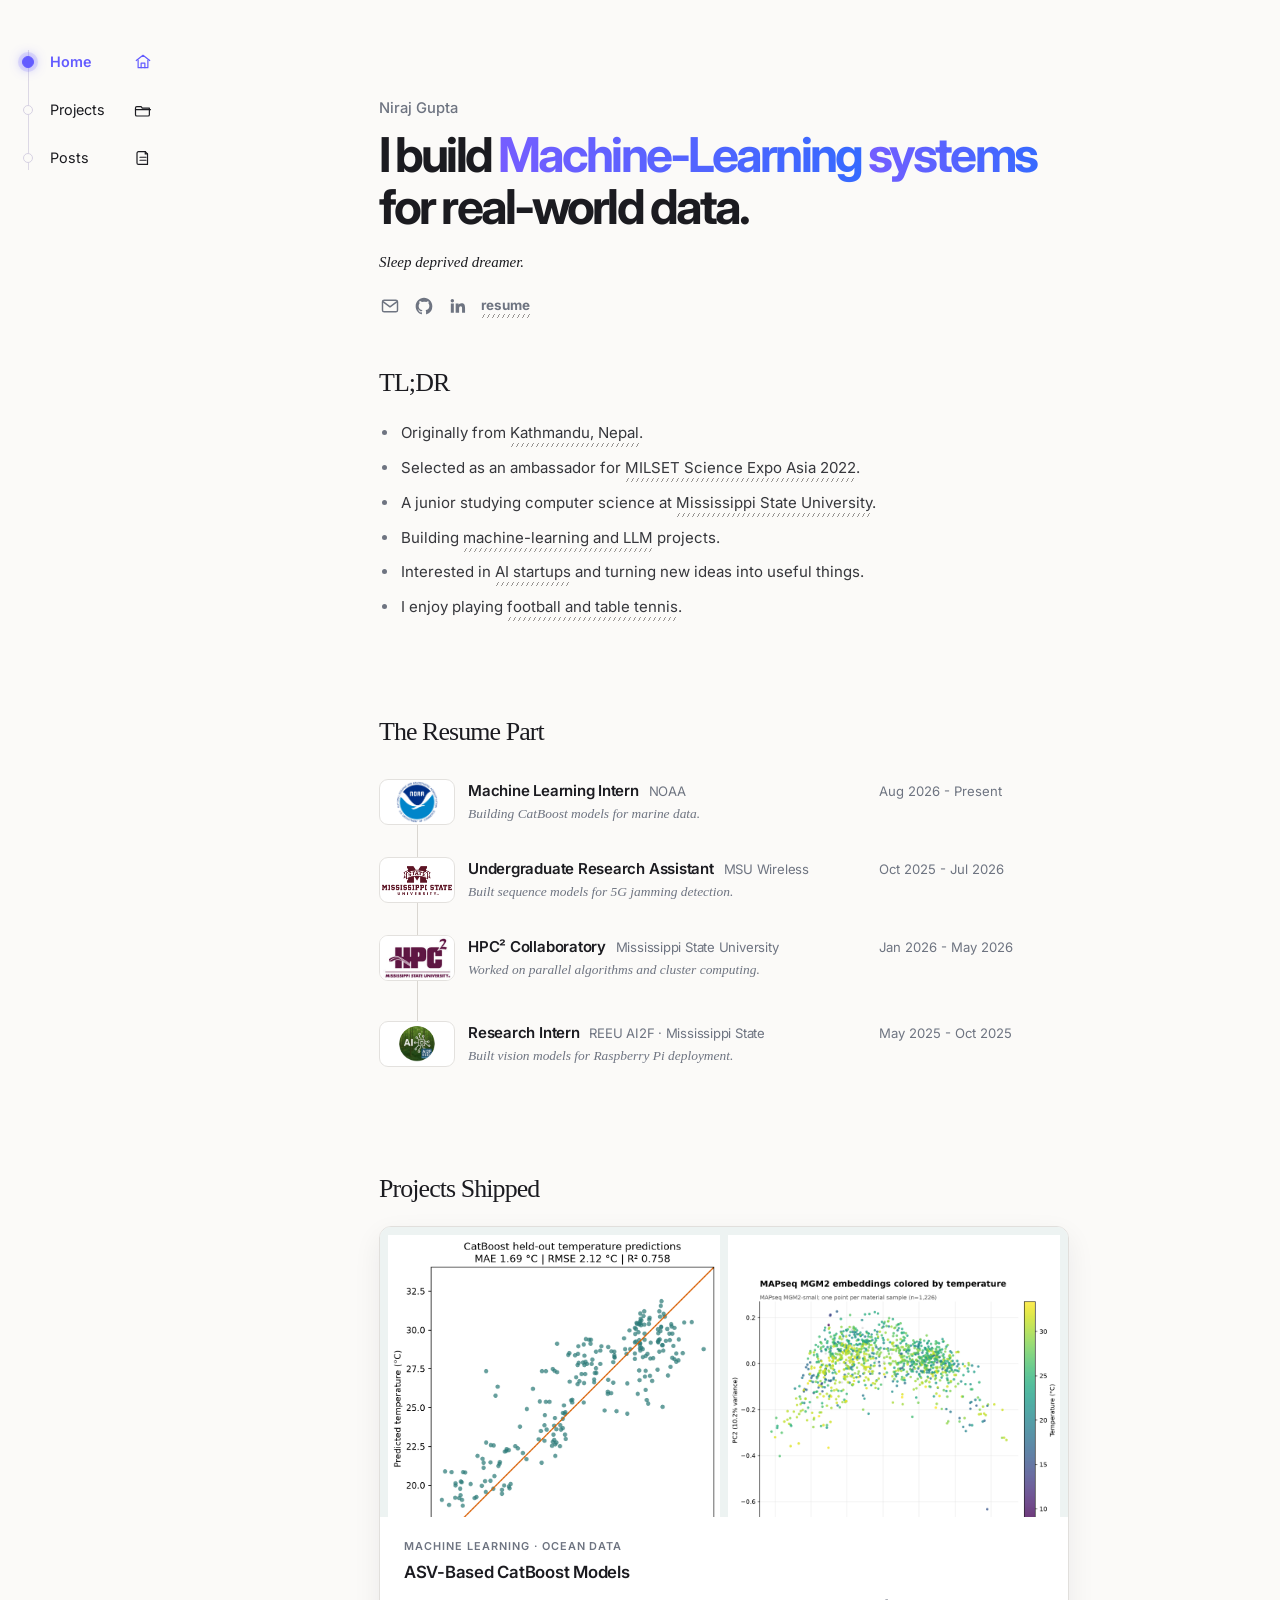
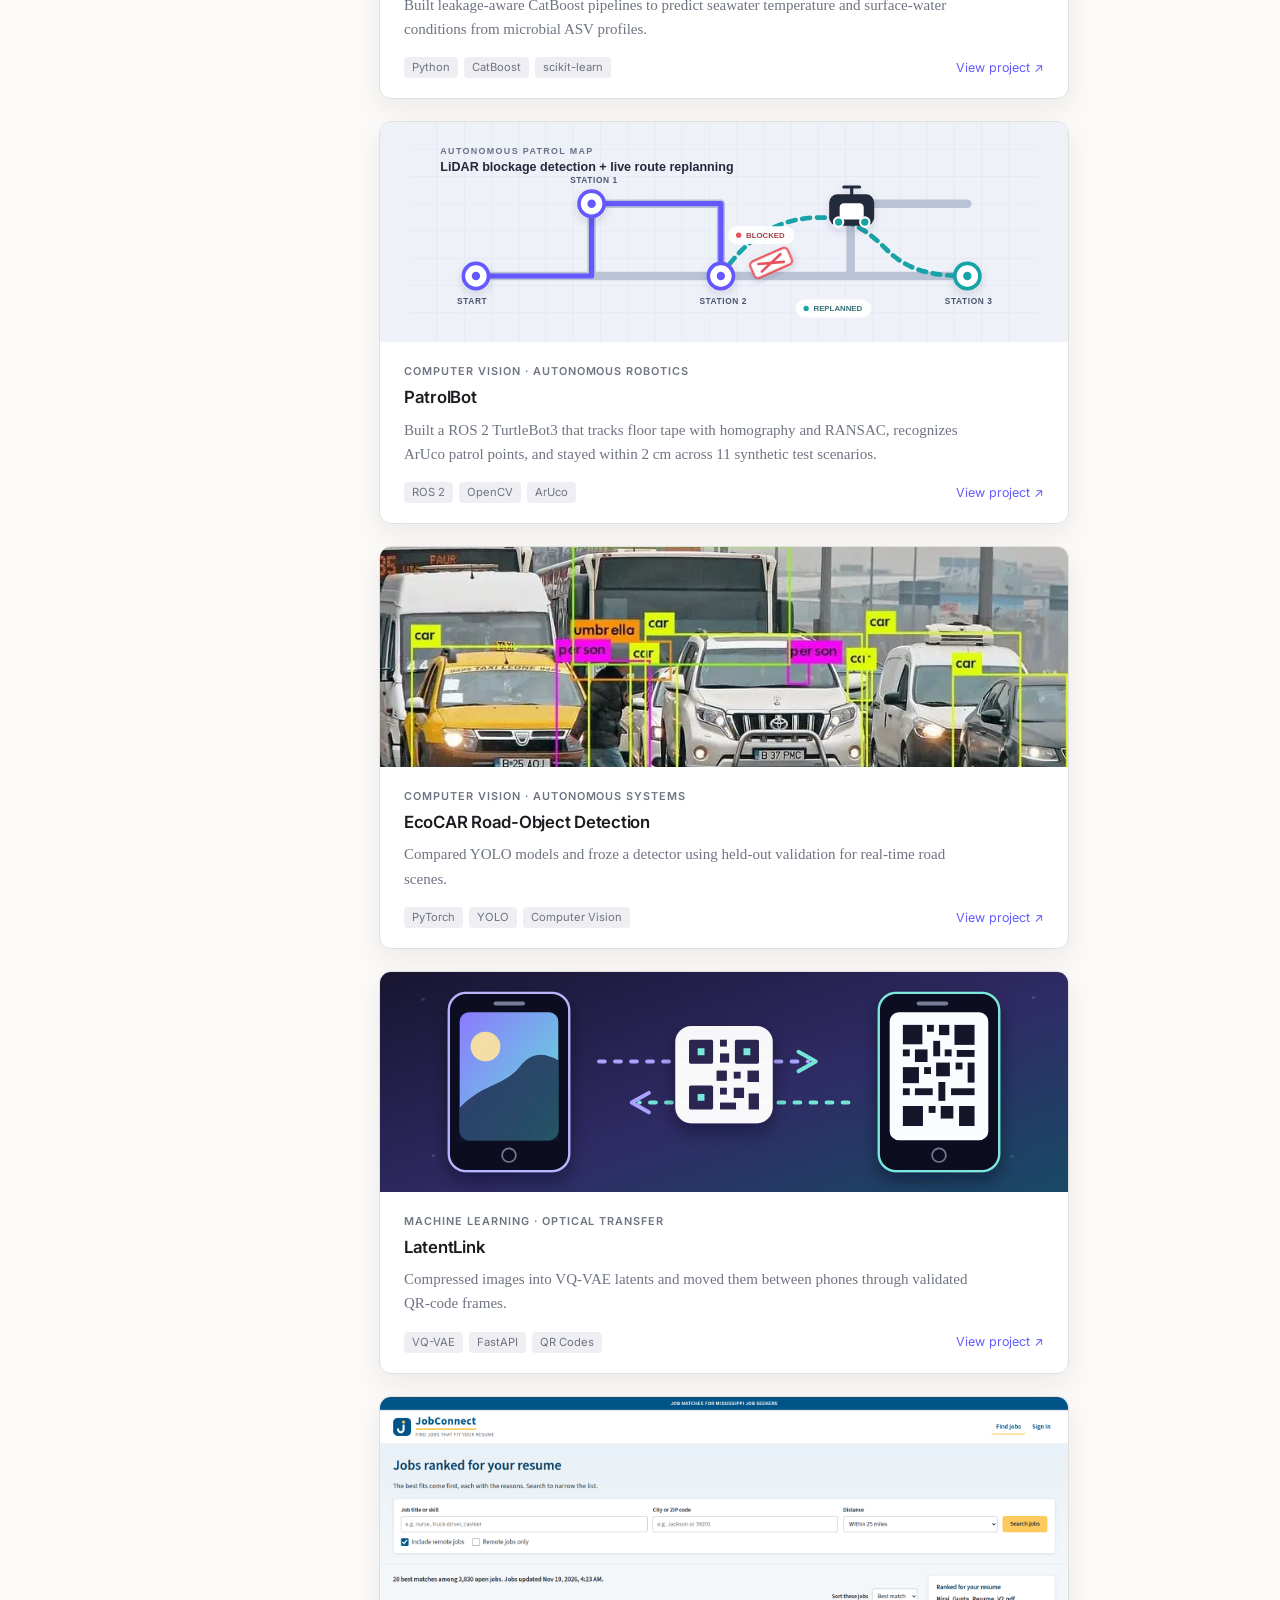
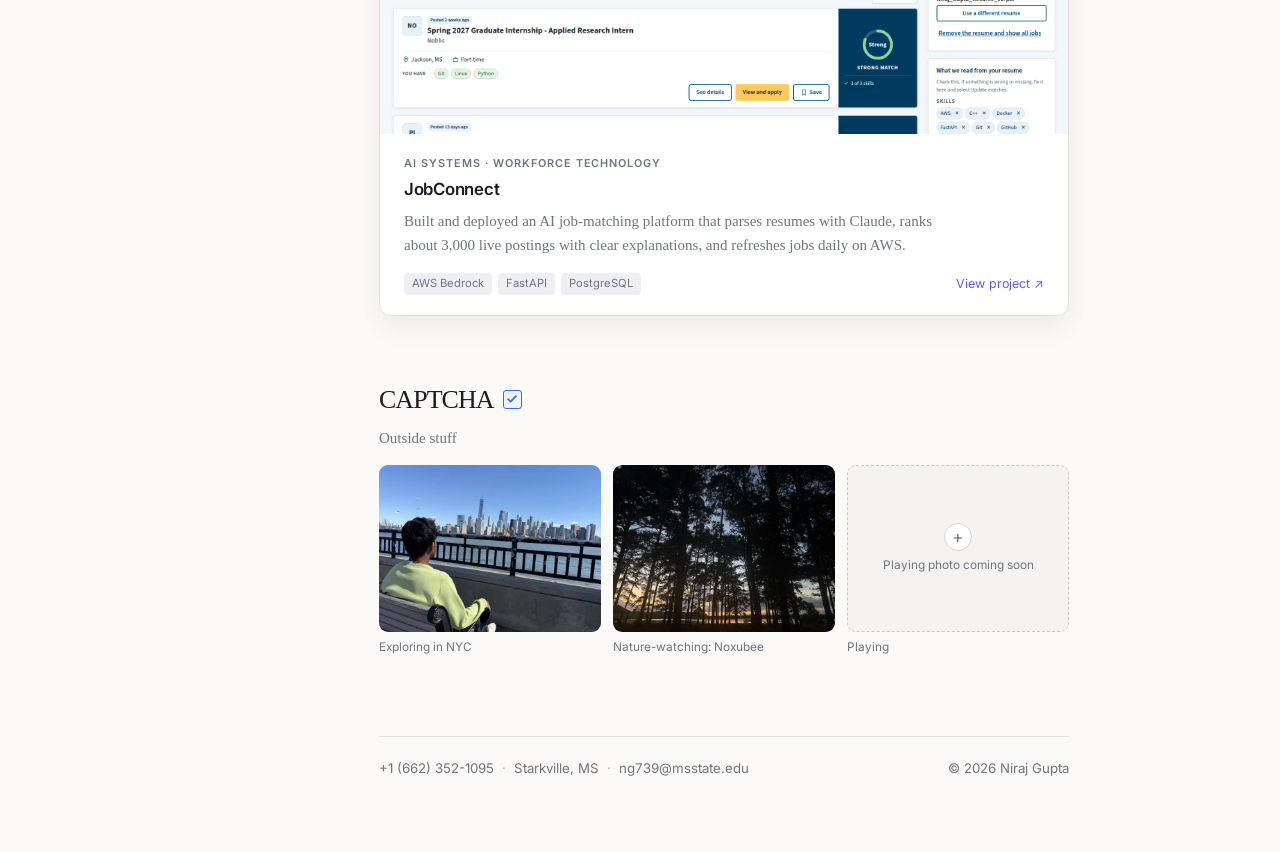
<file: index.html>
<!DOCTYPE html>
<html lang="en">
  <head>
    <meta charset="UTF-8" />
    <meta name="viewport" content="width=device-width, initial-scale=1" />
    <link rel="icon" href="favicon.svg" type="image/svg+xml" />
    <title>Niraj Gupta</title>
    <meta name="description" content="Niraj Gupta is a computer science student and machine-learning researcher at Mississippi State University." />
    <link rel="canonical" href="https://guptaniraj.com.np/" />
    <meta property="og:title" content="Niraj Gupta" />
    <meta property="og:description" content="Computer science student and machine-learning researcher at Mississippi State University." />
    <meta property="og:url" content="https://guptaniraj.com.np/" />
    <meta property="og:type" content="website" />
    <meta name="twitter:card" content="summary" />
    <script type="application/ld+json">
      {
        "@context": "https://schema.org",
        "@type": "Person",
        "name": "Niraj Gupta",
        "url": "https://guptaniraj.com.np/",
        "affiliation": {
          "@type": "CollegeOrUniversity",
          "name": "Mississippi State University"
        },
        "sameAs": [
          "https://github.com/NirajVerse",
          "https://www.linkedin.com/in/ng9812"
        ]
      }
    </script>
    <link rel="preconnect" href="https://fonts.googleapis.com" />
    <link rel="preconnect" href="https://fonts.gstatic.com" crossorigin />
    <link href="https://fonts.googleapis.com/css2?family=Inter:wght@400;500;600;700&display=swap" rel="stylesheet" />
    <link rel="stylesheet" href="site.css" />
  </head>
  <body>
    <a class="skip-link" href="#main-content">Skip to content</a>
    <div class="site-layout">
      <nav class="side-nav" aria-label="Primary navigation">
        <ul>
          <li>
            <a href="index.html" aria-current="page">
              <span>Home</span>
              <svg viewBox="0 0 24 24" aria-hidden="true" focusable="false">
                <path d="m3 10 9-7 9 7"></path>
                <path d="M5.5 9.5v10h13v-10"></path>
                <path d="M9.5 19.5v-6h5v6"></path>
              </svg>
            </a>
          </li>
          <li>
            <a href="projects.html">
              <span>Projects</span>
              <svg viewBox="0 0 24 24" aria-hidden="true" focusable="false">
                <path d="M3.5 7.5h6l1.5 2h9.5v8.75A1.75 1.75 0 0 1 18.75 20h-15A1.75 1.75 0 0 1 2 18.25v-9A1.75 1.75 0 0 1 3.75 7.5Z"></path>
                <path d="M2 11.5h20"></path>
              </svg>
            </a>
          </li>
          <li>
            <a href="posts.html">
              <span>Posts</span>
              <svg viewBox="0 0 24 24" aria-hidden="true" focusable="false">
                <path d="M6 3.5h9l3 3v14H6a2 2 0 0 1-2-2v-13a2 2 0 0 1 2-2Z"></path>
                <path d="M15 3.5v3h3"></path>
                <path d="M8 11h8"></path>
                <path d="M8 15h8"></path>
              </svg>
            </a>
          </li>
        </ul>
      </nav>

      <main class="wrap" id="main-content">
        <header class="hero">
        <p class="eyebrow">Niraj Gupta</p>
        <h1>I build <span>Machine-Learning</span> <span>systems</span> for real-world data.</h1>
        <p class="hero-copy">Sleep deprived dreamer.</p>
        <nav class="external-links" aria-label="External links">
          <a class="icon-link" href="mailto:ng739@msstate.edu" aria-label="Email Niraj" title="Email">
            <svg viewBox="0 0 24 24" aria-hidden="true" focusable="false">
              <rect x="3" y="5" width="18" height="14" rx="2"></rect>
              <path d="m4 7 8 6 8-6"></path>
            </svg>
          </a>
          <a class="icon-link" href="https://github.com/NirajVerse" target="_blank" rel="noreferrer" aria-label="GitHub" title="GitHub">
            <svg class="brand-icon" viewBox="0 0 24 24" aria-hidden="true" focusable="false">
              <path d="M12 2C6.48 2 2 6.58 2 12.23c0 4.52 2.87 8.35 6.84 9.71.5.1.68-.22.68-.49 0-.24-.01-1.04-.01-1.88-2.78.62-3.37-1.2-3.37-1.2-.46-1.2-1.11-1.52-1.11-1.52-.91-.64.07-.63.07-.63 1 .08 1.53 1.06 1.53 1.06.9 1.57 2.35 1.12 2.92.86.09-.67.35-1.12.63-1.38-2.22-.26-4.56-1.15-4.56-5.11 0-1.13.4-2.05 1.05-2.77-.1-.27-.46-1.31.1-2.74 0 0 .86-.28 2.75 1.06A9.25 9.25 0 0 1 12 6.9c.85 0 1.7.12 2.5.34 1.88-1.34 2.74-1.06 2.74-1.06.56 1.43.21 2.47.1 2.74.66.72 1.06 1.64 1.06 2.77 0 3.97-2.35 4.84-4.58 5.1.36.32.68.93.68 1.88 0 1.36-.01 2.45-.01 2.79 0 .27.18.59.69.49A10.25 10.25 0 0 0 22 12.23C22 6.58 17.52 2 12 2Z"></path>
            </svg>
          </a>
          <a class="icon-link" href="https://www.linkedin.com/in/ng9812" target="_blank" rel="noreferrer" aria-label="LinkedIn" title="LinkedIn">
            <svg class="brand-icon" viewBox="0 0 24 24" aria-hidden="true" focusable="false">
              <path d="M5.2 3.5a2.1 2.1 0 1 0 0 4.2 2.1 2.1 0 0 0 0-4.2ZM3.4 8.9h3.6V20H3.4V8.9Zm5.8 0h3.45v1.52h.05c.48-.91 1.66-1.87 3.42-1.87 3.66 0 4.34 2.48 4.34 5.7V20h-3.6v-5.07c0-1.21-.02-2.77-1.64-2.77-1.65 0-1.9 1.33-1.9 2.69V20H9.2V8.9Z"></path>
            </svg>
          </a>
          <a class="resume-text-link" href="Niraj_Gupta_CV.pdf" target="_blank" rel="noreferrer">resume</a>
        </nav>
      </header>

      <p class="quick-list-label">TL;DR</p>
      <ul class="quick-list">
        <li>Originally from <span class="quick-highlight">Kathmandu, Nepal</span>.</li>
        <li>Selected as an ambassador for <span class="quick-highlight">MILSET Science Expo Asia 2022</span>.</li>
        <li>A junior studying computer science at <span class="quick-highlight">Mississippi State University</span>.</li>
        <li>Building <span class="quick-highlight">machine-learning and LLM</span> projects.</li>
        <li>Interested in <span class="quick-highlight">AI startups</span> and turning new ideas into useful things.</li>
        <li>I enjoy playing <span class="quick-highlight">football and table tennis</span>.</li>
      </ul>

      <section class="section resume-section" aria-labelledby="experience-heading">
        <h2 id="experience-heading">The Resume Part</h2>
        <ul class="resume-list">
          <li>
            <div class="resume-logo noaa-logo">
              <img src="assets/noaa-emblem.png" alt="NOAA emblem" />
            </div>
            <div>
              <h3>Machine Learning Intern <span>NOAA</span></h3>
              <p>Building CatBoost models for marine data.</p>
            </div>
            <time datetime="2026-08">Aug 2026 - Present</time>
          </li>
          <li>
            <div class="resume-logo msu-logo">
              <img class="msu-symbol" src="assets/mississippi-state-logo.png" alt="Mississippi State University logo" />
            </div>
            <div>
              <h3>Undergraduate Research Assistant <span>MSU Wireless</span></h3>
              <p>Built sequence models for 5G jamming detection.</p>
            </div>
            <time datetime="2025-10">Oct 2025 - Jul 2026</time>
          </li>
          <li>
            <div class="resume-logo hpc-logo">
              <img src="assets/hpc-msu-logo.jpg" alt="HPC² Collaboratory at Mississippi State University logo" />
            </div>
            <div>
              <h3>HPC² Collaboratory <span>Mississippi State University</span></h3>
              <p>Worked on parallel algorithms and cluster computing.</p>
            </div>
            <time datetime="2026-01">Jan 2026 - May 2026</time>
          </li>
          <li>
            <div class="resume-logo ai2f-logo">
              <img src="assets/ai2f-reeu-logo.png" alt="AI2F REEU logo" />
            </div>
            <div>
              <h3>Research Intern <span>REEU AI2F · Mississippi State</span></h3>
              <p>Built vision models for Raspberry Pi deployment.</p>
            </div>
            <time datetime="2025-05">May 2025 - Oct 2025</time>
          </li>
        </ul>
      </section>

      <section class="section shipped-section" aria-labelledby="projects-heading">
        <h2 id="projects-heading">Projects Shipped</h2>
        <div class="project-showcase">
          <article class="project-card project-card-linkable">
            <a class="project-card-anchor" href="https://github.com/NirajVerse/ASV-based-catboost-models" target="_blank" rel="noopener noreferrer" aria-label="View ASV-Based CatBoost Models project on GitHub">
              <div class="project-card-media project-card-media-asv">
                <img src="assets/asv-catboost-observed-vs-predicted.png" alt="Observed versus predicted held-out water temperature from the CatBoost model" decoding="async" />
                <img src="assets/asv-mapseq-pca-temperature.png" alt="MAPseq MGM2 embeddings colored by water temperature for 1,226 samples" decoding="async" />
              </div>
              <div class="project-card-body">
                <p class="project-card-kicker">Machine Learning · Ocean Data</p>
                <h3>ASV-Based CatBoost Models</h3>
                <p class="project-card-description">Built leakage-aware CatBoost pipelines to predict seawater temperature and surface-water conditions from microbial ASV profiles.</p>
                <div class="project-card-footer">
                  <ul class="project-card-tags" aria-label="Technologies">
                    <li>Python</li>
                    <li>CatBoost</li>
                    <li>scikit-learn</li>
                  </ul>
                  <span class="project-card-cta">View project ↗</span>
                </div>
              </div>
            </a>
          </article>

          <article class="project-card project-card-linkable">
            <a class="project-card-anchor" href="https://github.com/NirajVerse/autonomous_patrol_robot" target="_blank" rel="noopener noreferrer" aria-label="View PatrolBot project on GitHub">
              <div class="project-card-media project-card-media-robot">
                <img src="assets/autonomous-patrol-card.svg" alt="PatrolBot route diagram showing patrol points, a blocked road, and an autonomous replanned path" decoding="async" />
              </div>
              <div class="project-card-body">
                <p class="project-card-kicker">Computer Vision · Autonomous Robotics</p>
                <h3>PatrolBot</h3>
                <p class="project-card-description">Built a ROS 2 TurtleBot3 that tracks floor tape with homography and RANSAC, recognizes ArUco patrol points, and stayed within 2 cm across 11 synthetic test scenarios.</p>
                <div class="project-card-footer">
                  <ul class="project-card-tags" aria-label="Technologies">
                    <li>ROS 2</li>
                    <li>OpenCV</li>
                    <li>ArUco</li>
                  </ul>
                  <span class="project-card-cta">View project ↗</span>
                </div>
              </div>
            </a>
          </article>

          <article class="project-card project-card-linkable">
            <a class="project-card-anchor" href="https://github.com/NirajVerse/yolo_car_road_detection" target="_blank" rel="noopener noreferrer" aria-label="View EcoCAR Road-Object Detection project on GitHub">
              <div class="project-card-media project-card-media-road">
                <img src="assets/ecocar-road-detection.png" alt="YOLO detections identifying vehicles, pedestrians, and an umbrella in traffic" loading="lazy" decoding="async" />
              </div>
              <div class="project-card-body">
                <p class="project-card-kicker">Computer Vision · Autonomous Systems</p>
                <h3>EcoCAR Road-Object Detection</h3>
                <p class="project-card-description">Compared YOLO models and froze a detector using held-out validation for real-time road scenes.</p>
                <div class="project-card-footer">
                  <ul class="project-card-tags" aria-label="Technologies">
                    <li>PyTorch</li>
                    <li>YOLO</li>
                    <li>Computer Vision</li>
                  </ul>
                  <span class="project-card-cta">View project ↗</span>
                </div>
              </div>
            </a>
          </article>

          <article class="project-card project-card-linkable">
            <a class="project-card-anchor" href="https://github.com/NirajVerse/latent_link" target="_blank" rel="noopener noreferrer" aria-label="View LatentLink project on GitHub">
              <div class="project-card-media">
                <img src="assets/latentlink-card.svg" alt="Illustration of image transfer between phones through QR-code frames" decoding="async" />
              </div>
              <div class="project-card-body">
                <p class="project-card-kicker">Machine Learning · Optical Transfer</p>
                <h3>LatentLink</h3>
                <p class="project-card-description">Compressed images into VQ-VAE latents and moved them between phones through validated QR-code frames.</p>
                <div class="project-card-footer">
                  <ul class="project-card-tags" aria-label="Technologies">
                    <li>VQ-VAE</li>
                    <li>FastAPI</li>
                    <li>QR Codes</li>
                  </ul>
                  <span class="project-card-cta">View project ↗</span>
                </div>
              </div>
            </a>
          </article>

          <article class="project-card project-card-linkable">
            <a class="project-card-anchor" href="https://github.com/NirajVerse/Job-Connect" target="_blank" rel="noopener noreferrer" aria-label="View JobConnect project on GitHub">
              <div class="project-card-media project-card-media-jobconnect">
                <img src="assets/jobconnect-dashboard.png" alt="JobConnect interface ranking live jobs against an uploaded resume" decoding="async" />
              </div>
              <div class="project-card-body">
                <p class="project-card-kicker">AI Systems · Workforce Technology</p>
                <h3>JobConnect</h3>
                <p class="project-card-description">Built and deployed an AI job-matching platform that parses resumes with Claude, ranks about 3,000 live postings with clear explanations, and refreshes jobs daily on AWS.</p>
                <div class="project-card-footer">
                  <ul class="project-card-tags" aria-label="Technologies">
                    <li>AWS Bedrock</li>
                    <li>FastAPI</li>
                    <li>PostgreSQL</li>
                  </ul>
                  <span class="project-card-cta">View project ↗</span>
                </div>
              </div>
            </a>
          </article>
        </div>
      </section>

      <section class="section life-section" aria-labelledby="life-heading">
        <h2 id="life-heading">
          CAPTCHA
          <span class="captcha-heading-check" aria-hidden="true">
            <svg viewBox="0 0 16 16" focusable="false">
              <path d="m3.5 8.2 2.8 2.8 6.2-6.2"></path>
            </svg>
          </span>
        </h2>
        <p class="life-subtitle">Outside stuff</p>

        <div class="life-gallery" aria-label="Personal photo gallery">
          <figure>
            <img class="life-photo" src="assets/life/exploring-nyc.webp" alt="Niraj sitting by the waterfront with the Lower Manhattan skyline in view" loading="lazy" decoding="async" />
            <figcaption>Exploring in NYC</figcaption>
          </figure>
          <figure>
            <img class="life-photo" src="assets/life/nature-watching-noxubee.webp" alt="Pine trees silhouetted against the sunset at Noxubee" loading="lazy" decoding="async" />
            <figcaption>Nature-watching: Noxubee</figcaption>
          </figure>
          <figure>
            <div class="life-photo-placeholder">
              <span class="life-photo-plus" aria-hidden="true">+</span>
              <span>Playing photo coming soon</span>
            </div>
            <figcaption>Playing</figcaption>
          </figure>
        </div>
      </section>

      <footer class="site-footer">
        <address class="footer-contact">
          <a href="tel:+16623521095">+1 (662) 352-1095</a>
          <span class="footer-separator" aria-hidden="true">·</span>
          <span>Starkville, MS</span>
          <span class="footer-separator" aria-hidden="true">·</span>
          <a href="mailto:ng739@msstate.edu">ng739@msstate.edu</a>
        </address>
        <span class="footer-copyright">© 2026 Niraj Gupta</span>
      </footer>
      </main>
    </div>
  </body>
</html>
</file>
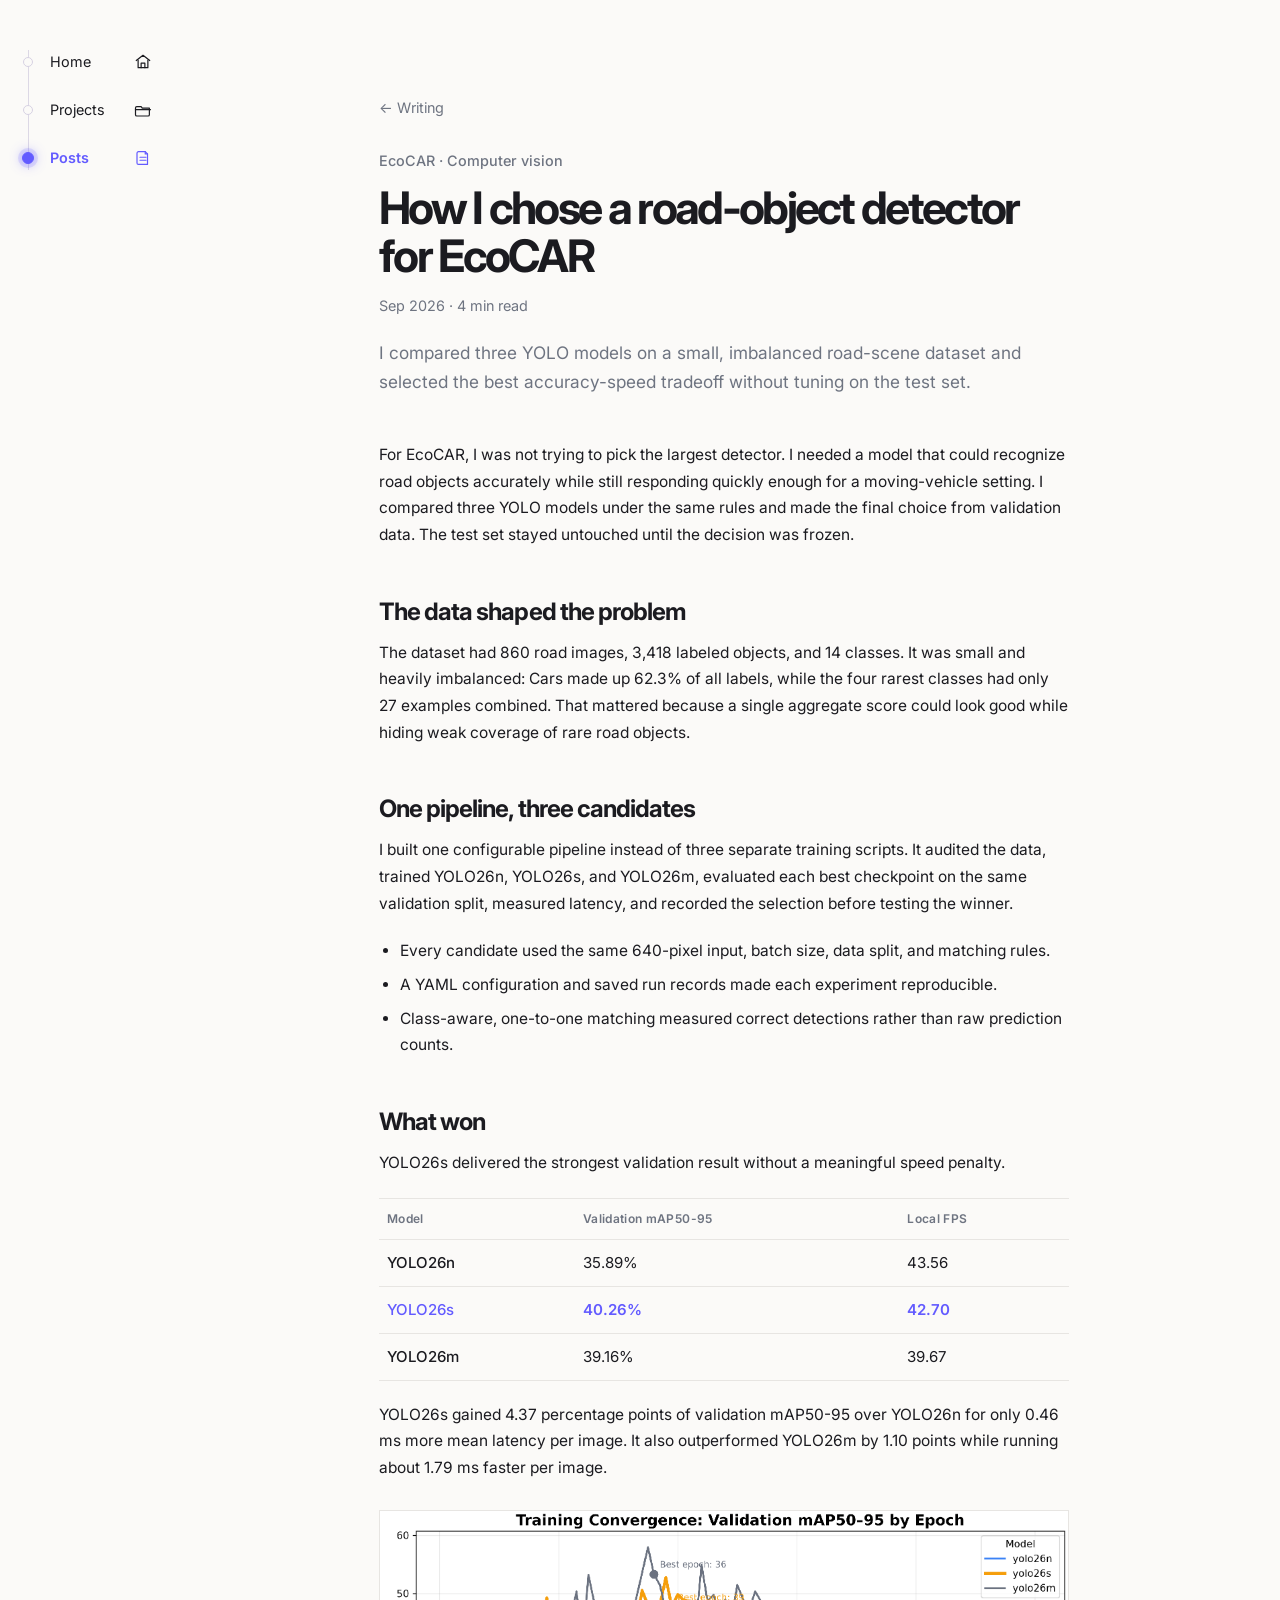
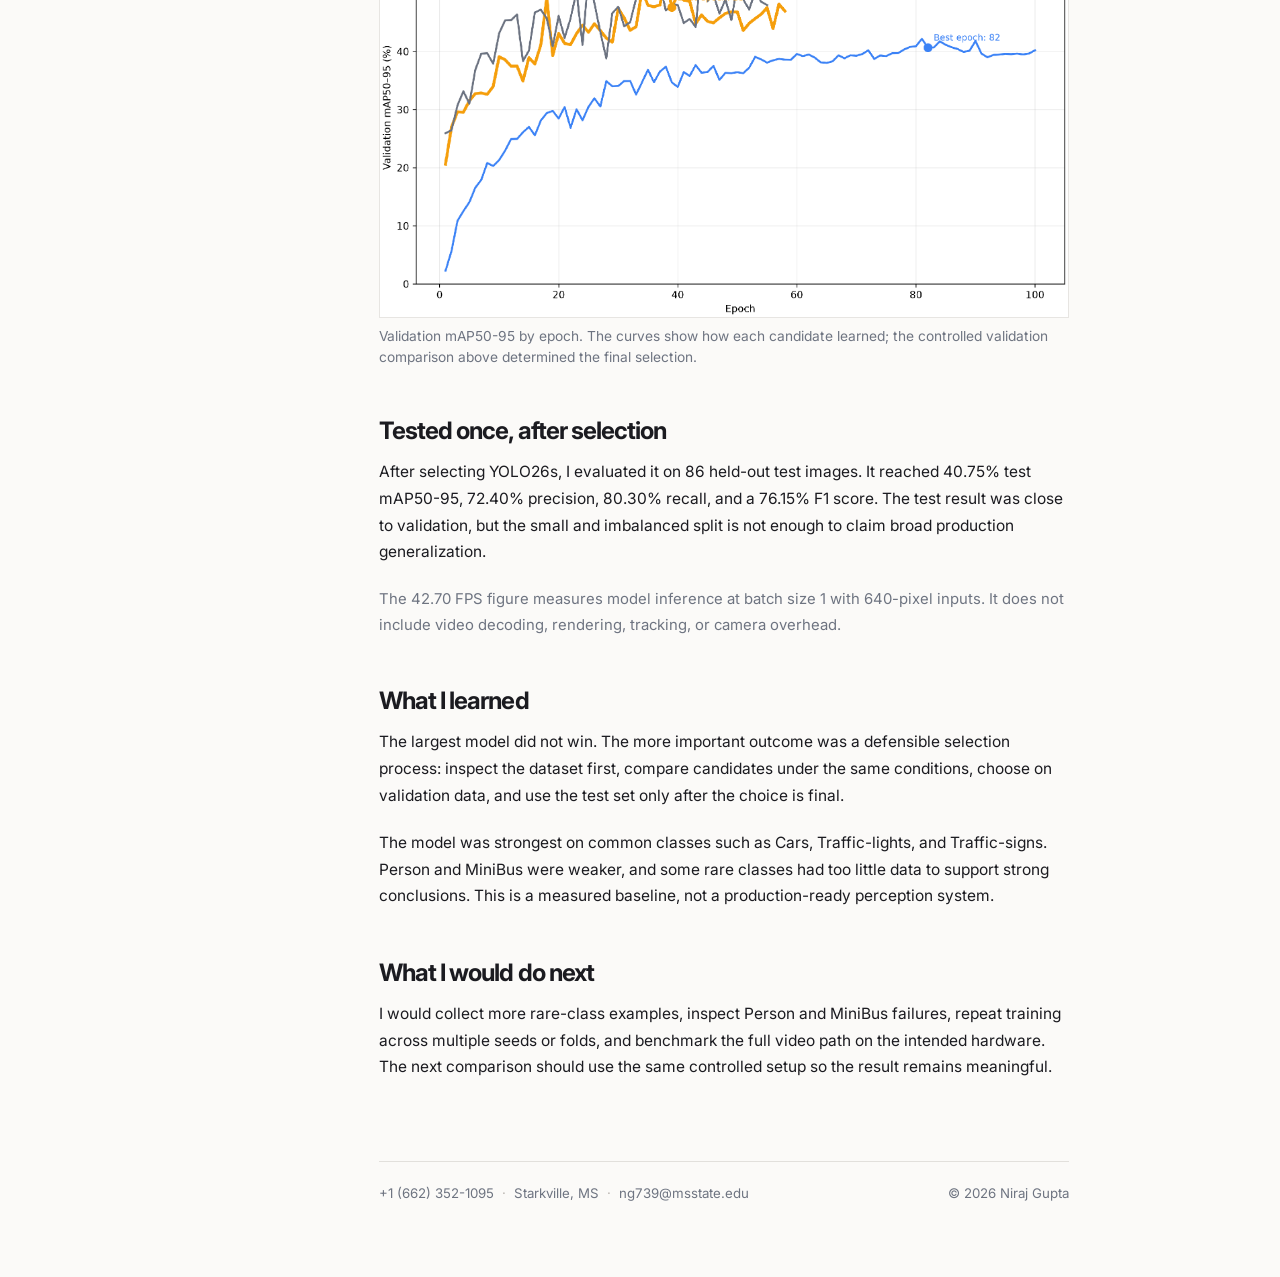
<file: ecocar-road-object-detection.html>
<!DOCTYPE html>
<html lang="en">
  <head>
    <meta charset="UTF-8" />
    <meta name="viewport" content="width=device-width, initial-scale=1" />
    <link rel="icon" href="favicon.svg" type="image/svg+xml" />
    <title>How I chose a road-object detector for EcoCAR · Niraj Gupta</title>
    <meta name="description" content="How Niraj Gupta compared three YOLO models for EcoCAR and selected a road-object detector using validation data." />
    <link rel="canonical" href="https://guptaniraj.com.np/ecocar-road-object-detection.html" />
    <meta property="og:title" content="How I chose a road-object detector for EcoCAR" />
    <meta property="og:description" content="A validation-first comparison of three YOLO models on an imbalanced road-scene dataset." />
    <meta property="og:url" content="https://guptaniraj.com.np/ecocar-road-object-detection.html" />
    <meta property="og:type" content="article" />
    <meta property="article:published_time" content="2026-09-02" />
    <meta name="twitter:card" content="summary" />
    <link rel="preconnect" href="https://fonts.googleapis.com" />
    <link rel="preconnect" href="https://fonts.gstatic.com" crossorigin />
    <link href="https://fonts.googleapis.com/css2?family=Inter:wght@400;500;600;700&display=swap" rel="stylesheet" />
    <link rel="stylesheet" href="site.css" />
  </head>
  <body>
    <a class="skip-link" href="#main-content">Skip to content</a>
    <div class="site-layout">
      <nav class="side-nav" aria-label="Primary navigation">
        <ul>
          <li>
            <a href="index.html">
              <span>Home</span>
              <svg viewBox="0 0 24 24" aria-hidden="true" focusable="false">
                <path d="m3 10 9-7 9 7"></path>
                <path d="M5.5 9.5v10h13v-10"></path>
                <path d="M9.5 19.5v-6h5v6"></path>
              </svg>
            </a>
          </li>
          <li>
            <a href="projects.html">
              <span>Projects</span>
              <svg viewBox="0 0 24 24" aria-hidden="true" focusable="false">
                <path d="M3.5 7.5h6l1.5 2h9.5v8.75A1.75 1.75 0 0 1 18.75 20h-15A1.75 1.75 0 0 1 2 18.25v-9A1.75 1.75 0 0 1 3.75 7.5Z"></path>
                <path d="M2 11.5h20"></path>
              </svg>
            </a>
          </li>
          <li>
            <a href="posts.html" aria-current="page">
              <span>Posts</span>
              <svg viewBox="0 0 24 24" aria-hidden="true" focusable="false">
                <path d="M6 3.5h9l3 3v14H6a2 2 0 0 1-2-2v-13a2 2 0 0 1 2-2Z"></path>
                <path d="M15 3.5v3h3"></path>
                <path d="M8 11h8"></path>
                <path d="M8 15h8"></path>
              </svg>
            </a>
          </li>
        </ul>
      </nav>

      <main class="wrap" id="main-content">
        <article class="post">
          <p class="post-back"><a href="posts.html">← Writing</a></p>
          <header class="post-header">
            <p class="post-kicker">EcoCAR · Computer vision</p>
            <h1>How I chose a road-object detector for EcoCAR</h1>
            <p class="post-meta"><time datetime="2026-09-02">Sep 2026</time> · 4 min read</p>
            <p class="post-dek">I compared three YOLO models on a small, imbalanced road-scene dataset and selected the best accuracy-speed tradeoff without tuning on the test set.</p>
          </header>

          <div class="post-body">
            <p>For EcoCAR, I was not trying to pick the largest detector. I needed a model that could recognize road objects accurately while still responding quickly enough for a moving-vehicle setting. I compared three YOLO models under the same rules and made the final choice from validation data. The test set stayed untouched until the decision was frozen.</p>

            <h2>The data shaped the problem</h2>
            <p>The dataset had 860 road images, 3,418 labeled objects, and 14 classes. It was small and heavily imbalanced: Cars made up 62.3% of all labels, while the four rarest classes had only 27 examples combined. That mattered because a single aggregate score could look good while hiding weak coverage of rare road objects.</p>

            <h2>One pipeline, three candidates</h2>
            <p>I built one configurable pipeline instead of three separate training scripts. It audited the data, trained YOLO26n, YOLO26s, and YOLO26m, evaluated each best checkpoint on the same validation split, measured latency, and recorded the selection before testing the winner.</p>
            <ul>
              <li>Every candidate used the same 640-pixel input, batch size, data split, and matching rules.</li>
              <li>A YAML configuration and saved run records made each experiment reproducible.</li>
              <li>Class-aware, one-to-one matching measured correct detections rather than raw prediction counts.</li>
            </ul>

            <h2>What won</h2>
            <p>YOLO26s delivered the strongest validation result without a meaningful speed penalty.</p>
            <div class="post-table-wrap" role="region" aria-label="Validation comparison" tabindex="0">
              <table class="post-table">
                <thead>
                  <tr>
                    <th scope="col">Model</th>
                    <th scope="col">Validation mAP50-95</th>
                    <th scope="col">Local FPS</th>
                  </tr>
                </thead>
                <tbody>
                  <tr>
                    <th scope="row">YOLO26n</th>
                    <td>35.89%</td>
                    <td>43.56</td>
                  </tr>
                  <tr class="is-selected">
                    <th scope="row">YOLO26s</th>
                    <td>40.26%</td>
                    <td>42.70</td>
                  </tr>
                  <tr>
                    <th scope="row">YOLO26m</th>
                    <td>39.16%</td>
                    <td>39.67</td>
                  </tr>
                </tbody>
              </table>
            </div>
            <p>YOLO26s gained 4.37 percentage points of validation mAP50-95 over YOLO26n for only 0.46 ms more mean latency per image. It also outperformed YOLO26m by 1.10 points while running about 1.79 ms faster per image.</p>
            <figure class="post-figure">
              <img src="ecocar-training-convergence.png" width="2047" height="1208" alt="Line graph of validation mAP50-95 by training epoch for YOLO26n in blue, YOLO26s in orange, and YOLO26m in gray. YOLO26n improves steadily while the two larger models peak earlier and fluctuate more." />
              <figcaption>Validation mAP50-95 by epoch. The curves show how each candidate learned; the controlled validation comparison above determined the final selection.</figcaption>
            </figure>

            <h2>Tested once, after selection</h2>
            <p>After selecting YOLO26s, I evaluated it on 86 held-out test images. It reached 40.75% test mAP50-95, 72.40% precision, 80.30% recall, and a 76.15% F1 score. The test result was close to validation, but the small and imbalanced split is not enough to claim broad production generalization.</p>
            <p class="post-note">The 42.70 FPS figure measures model inference at batch size 1 with 640-pixel inputs. It does not include video decoding, rendering, tracking, or camera overhead.</p>

            <h2>What I learned</h2>
            <p>The largest model did not win. The more important outcome was a defensible selection process: inspect the dataset first, compare candidates under the same conditions, choose on validation data, and use the test set only after the choice is final.</p>
            <p>The model was strongest on common classes such as Cars, Traffic-lights, and Traffic-signs. Person and MiniBus were weaker, and some rare classes had too little data to support strong conclusions. This is a measured baseline, not a production-ready perception system.</p>

            <h2>What I would do next</h2>
            <p>I would collect more rare-class examples, inspect Person and MiniBus failures, repeat training across multiple seeds or folds, and benchmark the full video path on the intended hardware. The next comparison should use the same controlled setup so the result remains meaningful.</p>
          </div>
        </article>
        <footer class="site-footer">
          <address class="footer-contact">
            <a href="tel:+16623521095">+1 (662) 352-1095</a>
            <span class="footer-separator" aria-hidden="true">·</span>
            <span>Starkville, MS</span>
            <span class="footer-separator" aria-hidden="true">·</span>
            <a href="mailto:ng739@msstate.edu">ng739@msstate.edu</a>
          </address>
          <span class="footer-copyright">© 2026 Niraj Gupta</span>
        </footer>
      </main>
    </div>
  </body>
</html>
</file>
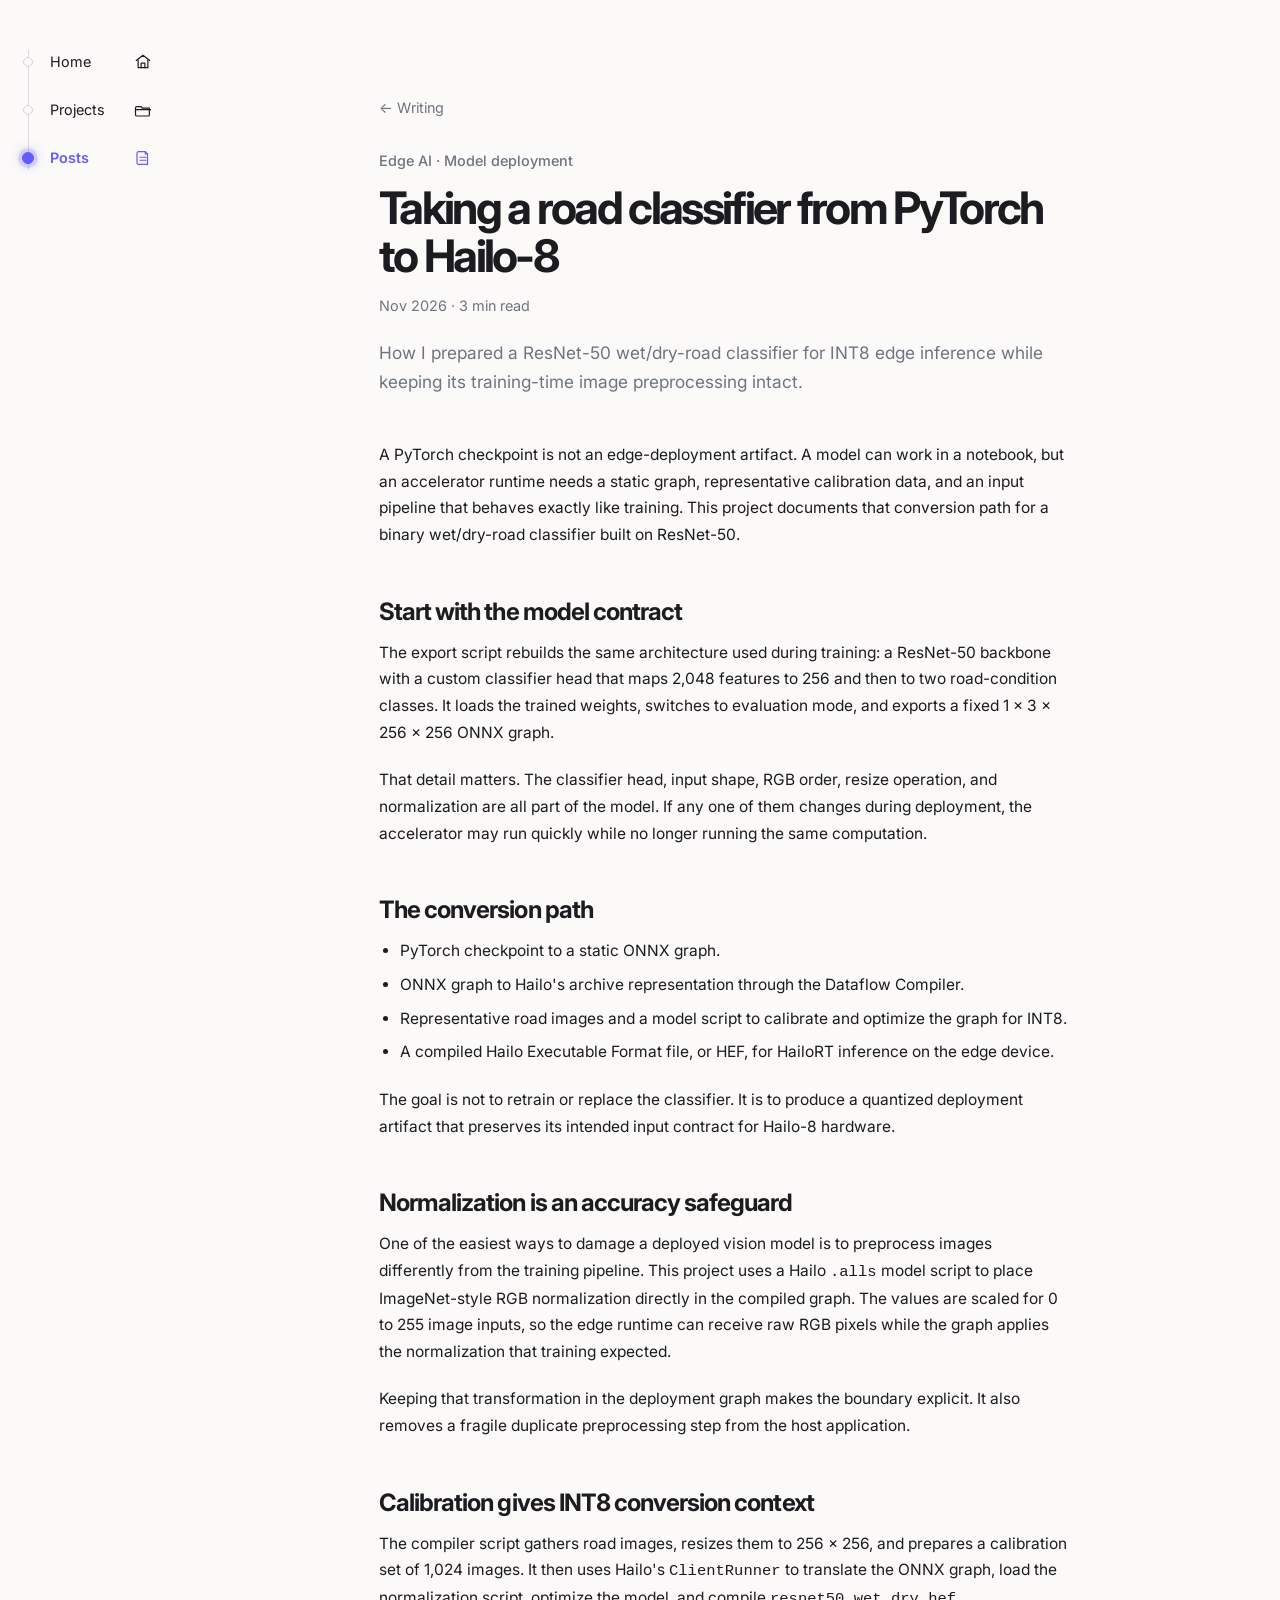
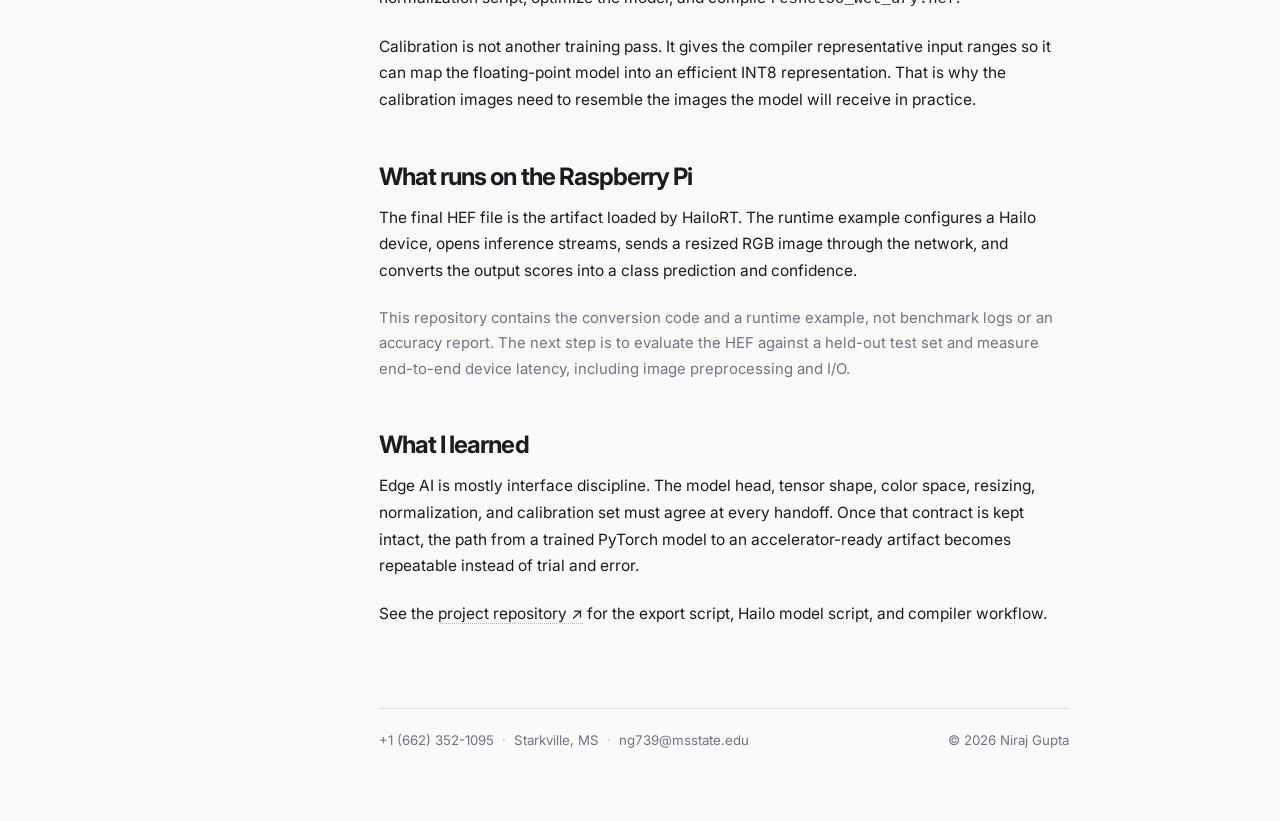
<file: hailo-npu-deployment.html>
<!DOCTYPE html>
<html lang="en">
  <head>
    <meta charset="UTF-8" />
    <meta name="viewport" content="width=device-width, initial-scale=1" />
    <link rel="icon" href="favicon.svg" type="image/svg+xml" />
    <title>Taking a road classifier from PyTorch to Hailo-8 · Niraj Gupta</title>
    <meta name="description" content="How Niraj Gupta prepared a ResNet-50 wet/dry-road classifier for INT8 Hailo-8 edge inference." />
    <link rel="canonical" href="https://guptaniraj.com.np/hailo-npu-deployment.html" />
    <meta property="og:title" content="Taking a road classifier from PyTorch to Hailo-8" />
    <meta property="og:description" content="A practical model-conversion workflow from PyTorch to ONNX, calibration, and Hailo Executable Format." />
    <meta property="og:url" content="https://guptaniraj.com.np/hailo-npu-deployment.html" />
    <meta property="og:type" content="article" />
    <meta property="article:published_time" content="2026-11-03" />
    <meta name="twitter:card" content="summary" />
    <link rel="preconnect" href="https://fonts.googleapis.com" />
    <link rel="preconnect" href="https://fonts.gstatic.com" crossorigin />
    <link href="https://fonts.googleapis.com/css2?family=Inter:wght@400;500;600;700&display=swap" rel="stylesheet" />
    <link rel="stylesheet" href="site.css" />
  </head>
  <body>
    <a class="skip-link" href="#main-content">Skip to content</a>
    <div class="site-layout">
      <nav class="side-nav" aria-label="Primary navigation">
        <ul>
          <li>
            <a href="index.html">
              <span>Home</span>
              <svg viewBox="0 0 24 24" aria-hidden="true" focusable="false">
                <path d="m3 10 9-7 9 7"></path>
                <path d="M5.5 9.5v10h13v-10"></path>
                <path d="M9.5 19.5v-6h5v6"></path>
              </svg>
            </a>
          </li>
          <li>
            <a href="projects.html">
              <span>Projects</span>
              <svg viewBox="0 0 24 24" aria-hidden="true" focusable="false">
                <path d="M3.5 7.5h6l1.5 2h9.5v8.75A1.75 1.75 0 0 1 18.75 20h-15A1.75 1.75 0 0 1 2 18.25v-9A1.75 1.75 0 0 1 3.75 7.5Z"></path>
                <path d="M2 11.5h20"></path>
              </svg>
            </a>
          </li>
          <li>
            <a href="posts.html" aria-current="page">
              <span>Posts</span>
              <svg viewBox="0 0 24 24" aria-hidden="true" focusable="false">
                <path d="M6 3.5h9l3 3v14H6a2 2 0 0 1-2-2v-13a2 2 0 0 1 2-2Z"></path>
                <path d="M15 3.5v3h3"></path>
                <path d="M8 11h8"></path>
                <path d="M8 15h8"></path>
              </svg>
            </a>
          </li>
        </ul>
      </nav>

      <main class="wrap" id="main-content">
        <article class="post">
          <p class="post-back"><a href="posts.html">← Writing</a></p>
          <header class="post-header">
            <p class="post-kicker">Edge AI · Model deployment</p>
            <h1>Taking a road classifier from PyTorch to Hailo-8</h1>
            <p class="post-meta"><time datetime="2026-11-03">Nov 2026</time> · 3 min read</p>
            <p class="post-dek">How I prepared a ResNet-50 wet/dry-road classifier for INT8 edge inference while keeping its training-time image preprocessing intact.</p>
          </header>

          <div class="post-body">
            <p>A PyTorch checkpoint is not an edge-deployment artifact. A model can work in a notebook, but an accelerator runtime needs a static graph, representative calibration data, and an input pipeline that behaves exactly like training. This project documents that conversion path for a binary wet/dry-road classifier built on ResNet-50.</p>

            <h2>Start with the model contract</h2>
            <p>The export script rebuilds the same architecture used during training: a ResNet-50 backbone with a custom classifier head that maps 2,048 features to 256 and then to two road-condition classes. It loads the trained weights, switches to evaluation mode, and exports a fixed 1 × 3 × 256 × 256 ONNX graph.</p>
            <p>That detail matters. The classifier head, input shape, RGB order, resize operation, and normalization are all part of the model. If any one of them changes during deployment, the accelerator may run quickly while no longer running the same computation.</p>

            <h2>The conversion path</h2>
            <ul>
              <li>PyTorch checkpoint to a static ONNX graph.</li>
              <li>ONNX graph to Hailo's archive representation through the Dataflow Compiler.</li>
              <li>Representative road images and a model script to calibrate and optimize the graph for INT8.</li>
              <li>A compiled Hailo Executable Format file, or HEF, for HailoRT inference on the edge device.</li>
            </ul>
            <p>The goal is not to retrain or replace the classifier. It is to produce a quantized deployment artifact that preserves its intended input contract for Hailo-8 hardware.</p>

            <h2>Normalization is an accuracy safeguard</h2>
            <p>One of the easiest ways to damage a deployed vision model is to preprocess images differently from the training pipeline. This project uses a Hailo <code>.alls</code> model script to place ImageNet-style RGB normalization directly in the compiled graph. The values are scaled for 0 to 255 image inputs, so the edge runtime can receive raw RGB pixels while the graph applies the normalization that training expected.</p>
            <p>Keeping that transformation in the deployment graph makes the boundary explicit. It also removes a fragile duplicate preprocessing step from the host application.</p>

            <h2>Calibration gives INT8 conversion context</h2>
            <p>The compiler script gathers road images, resizes them to 256 × 256, and prepares a calibration set of 1,024 images. It then uses Hailo's <code>ClientRunner</code> to translate the ONNX graph, load the normalization script, optimize the model, and compile <code>resnet50_wet_dry.hef</code>.</p>
            <p>Calibration is not another training pass. It gives the compiler representative input ranges so it can map the floating-point model into an efficient INT8 representation. That is why the calibration images need to resemble the images the model will receive in practice.</p>

            <h2>What runs on the Raspberry Pi</h2>
            <p>The final HEF file is the artifact loaded by HailoRT. The runtime example configures a Hailo device, opens inference streams, sends a resized RGB image through the network, and converts the output scores into a class prediction and confidence.</p>
            <p class="post-note">This repository contains the conversion code and a runtime example, not benchmark logs or an accuracy report. The next step is to evaluate the HEF against a held-out test set and measure end-to-end device latency, including image preprocessing and I/O.</p>

            <h2>What I learned</h2>
            <p>Edge AI is mostly interface discipline. The model head, tensor shape, color space, resizing, normalization, and calibration set must agree at every handoff. Once that contract is kept intact, the path from a trained PyTorch model to an accelerator-ready artifact becomes repeatable instead of trial and error.</p>
            <p>See the <a href="https://github.com/NirajVerse/Hailo-INT8-Quantization" target="_blank" rel="noreferrer">project repository ↗</a> for the export script, Hailo model script, and compiler workflow.</p>
          </div>
        </article>
        <footer class="site-footer">
          <address class="footer-contact">
            <a href="tel:+16623521095">+1 (662) 352-1095</a>
            <span class="footer-separator" aria-hidden="true">·</span>
            <span>Starkville, MS</span>
            <span class="footer-separator" aria-hidden="true">·</span>
            <a href="mailto:ng739@msstate.edu">ng739@msstate.edu</a>
          </address>
          <span class="footer-copyright">© 2026 Niraj Gupta</span>
        </footer>
      </main>
    </div>
  </body>
</html>
</file>
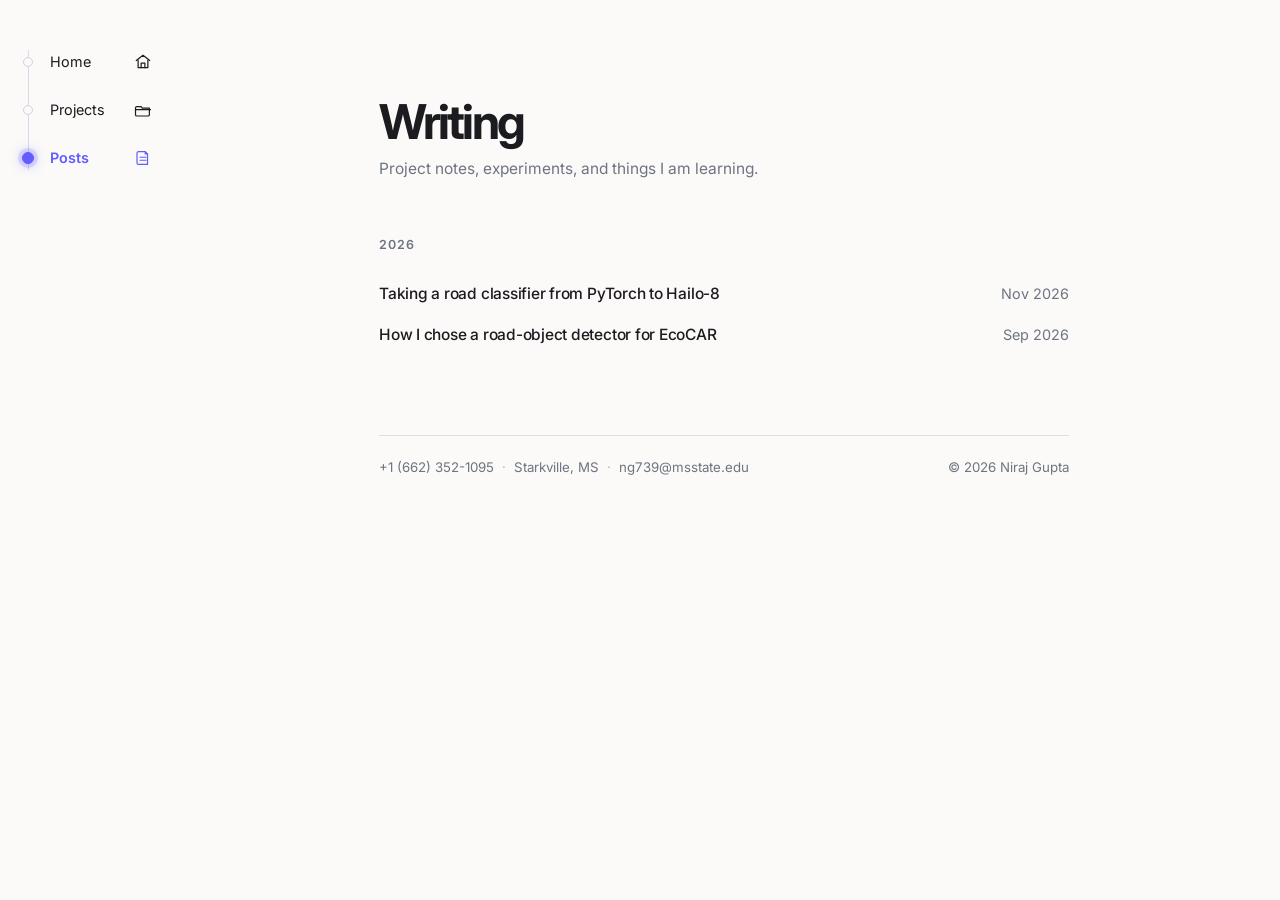
<file: posts.html>
<!DOCTYPE html>
<html lang="en">
  <head>
    <meta charset="UTF-8" />
    <meta name="viewport" content="width=device-width, initial-scale=1" />
    <link rel="icon" href="favicon.svg" type="image/svg+xml" />
    <title>Writing · Niraj Gupta</title>
    <meta name="description" content="Project notes, experiments, and things Niraj Gupta is learning." />
    <link rel="canonical" href="https://guptaniraj.com.np/posts.html" />
    <meta property="og:title" content="Writing · Niraj Gupta" />
    <meta property="og:description" content="Project notes, experiments, and things Niraj Gupta is learning." />
    <meta property="og:url" content="https://guptaniraj.com.np/posts.html" />
    <meta property="og:type" content="website" />
    <meta name="twitter:card" content="summary" />
    <link rel="preconnect" href="https://fonts.googleapis.com" />
    <link rel="preconnect" href="https://fonts.gstatic.com" crossorigin />
    <link href="https://fonts.googleapis.com/css2?family=Inter:wght@400;500;600;700&display=swap" rel="stylesheet" />
    <link rel="stylesheet" href="site.css" />
  </head>
  <body>
    <a class="skip-link" href="#main-content">Skip to content</a>
    <div class="site-layout">
      <nav class="side-nav" aria-label="Primary navigation">
        <ul>
          <li>
            <a href="index.html">
              <span>Home</span>
              <svg viewBox="0 0 24 24" aria-hidden="true" focusable="false">
                <path d="m3 10 9-7 9 7"></path>
                <path d="M5.5 9.5v10h13v-10"></path>
                <path d="M9.5 19.5v-6h5v6"></path>
              </svg>
            </a>
          </li>
          <li>
            <a href="projects.html">
              <span>Projects</span>
              <svg viewBox="0 0 24 24" aria-hidden="true" focusable="false">
                <path d="M3.5 7.5h6l1.5 2h9.5v8.75A1.75 1.75 0 0 1 18.75 20h-15A1.75 1.75 0 0 1 2 18.25v-9A1.75 1.75 0 0 1 3.75 7.5Z"></path>
                <path d="M2 11.5h20"></path>
              </svg>
            </a>
          </li>
          <li>
            <a href="posts.html" aria-current="page">
              <span>Posts</span>
              <svg viewBox="0 0 24 24" aria-hidden="true" focusable="false">
                <path d="M6 3.5h9l3 3v14H6a2 2 0 0 1-2-2v-13a2 2 0 0 1 2-2Z"></path>
                <path d="M15 3.5v3h3"></path>
                <path d="M8 11h8"></path>
                <path d="M8 15h8"></path>
              </svg>
            </a>
          </li>
        </ul>
      </nav>

      <main class="wrap" id="main-content">
        <header class="writing-header">
          <h1>Writing</h1>
          <p>Project notes, experiments, and things I am learning.</p>
        </header>

        <section aria-labelledby="posts-2026">
          <h2 id="posts-2026">2026</h2>
          <ul class="post-index">
            <li>
              <a href="hailo-npu-deployment.html">
                <span class="post-index-title">Taking a road classifier from PyTorch to Hailo-8</span>
                <time datetime="2026-11-03">Nov 2026</time>
              </a>
            </li>
            <li>
              <a href="ecocar-road-object-detection.html">
                <span class="post-index-title">How I chose a road-object detector for EcoCAR</span>
                <time datetime="2026-09-02">Sep 2026</time>
              </a>
            </li>
          </ul>
        </section>
        <footer class="site-footer">
          <address class="footer-contact">
            <a href="tel:+16623521095">+1 (662) 352-1095</a>
            <span class="footer-separator" aria-hidden="true">·</span>
            <span>Starkville, MS</span>
            <span class="footer-separator" aria-hidden="true">·</span>
            <a href="mailto:ng739@msstate.edu">ng739@msstate.edu</a>
          </address>
          <span class="footer-copyright">© 2026 Niraj Gupta</span>
        </footer>
      </main>
    </div>
  </body>
</html>
</file>
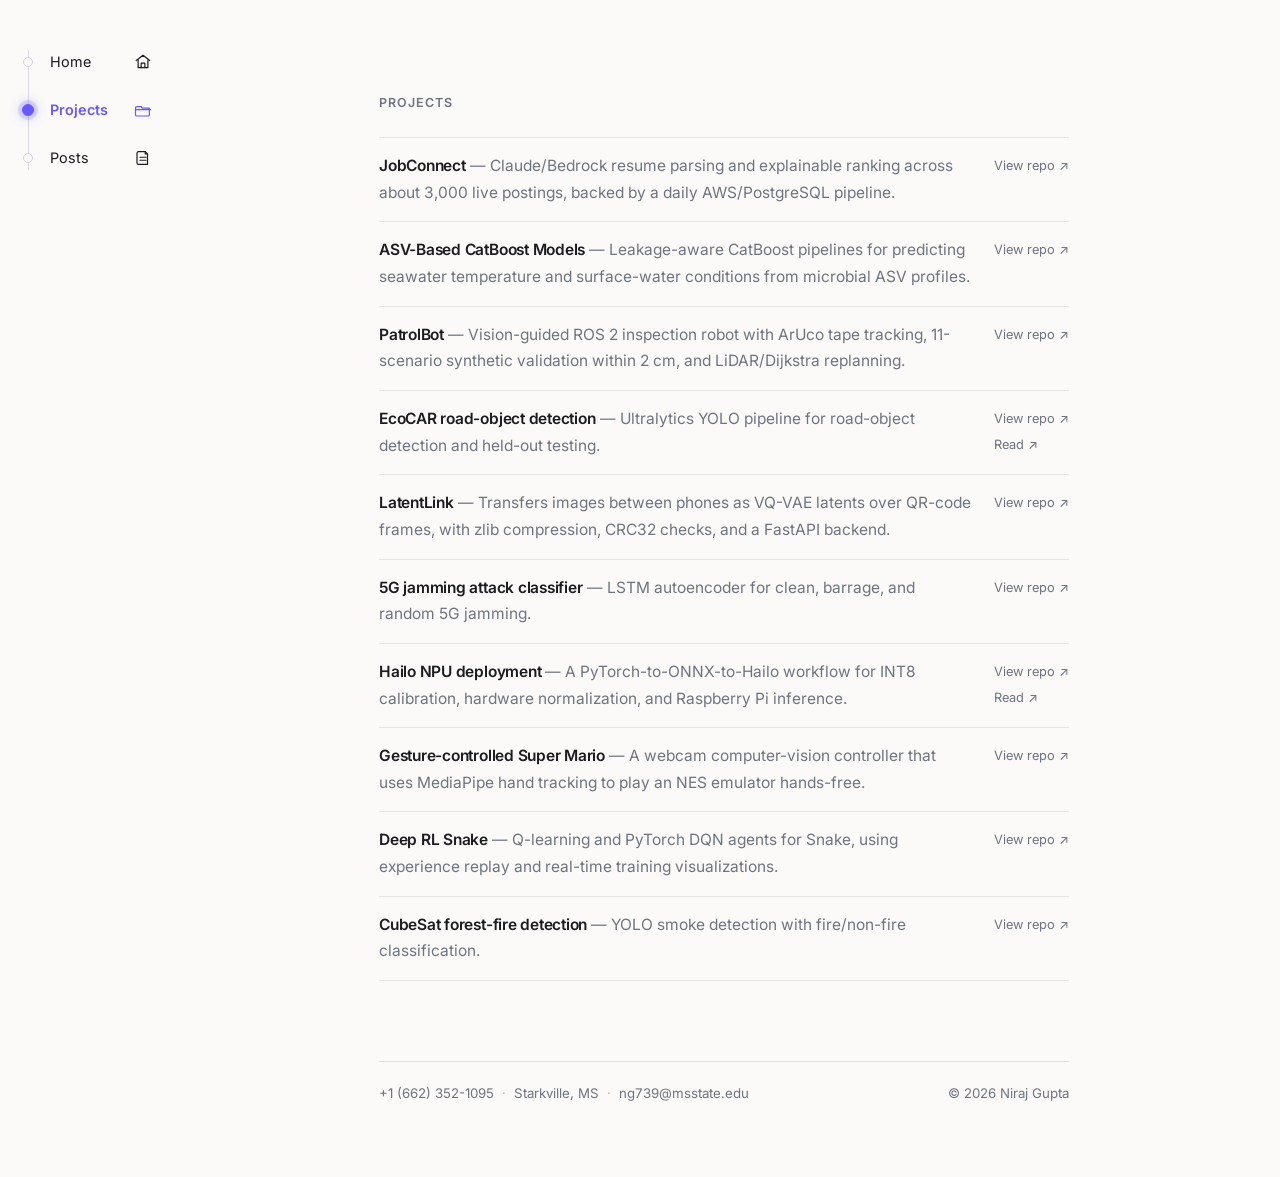
<file: projects.html>
<!DOCTYPE html>
<html lang="en">
  <head>
    <meta charset="UTF-8" />
    <meta name="viewport" content="width=device-width, initial-scale=1" />
    <link rel="icon" href="favicon.svg" type="image/svg+xml" />
    <title>Projects · Niraj Gupta</title>
    <meta name="description" content="Selected public machine-learning, systems, and computer-vision projects by Niraj Gupta." />
    <link rel="canonical" href="https://guptaniraj.com.np/projects.html" />
    <meta property="og:title" content="Projects · Niraj Gupta" />
    <meta property="og:description" content="Selected public machine-learning, systems, and computer-vision projects by Niraj Gupta." />
    <meta property="og:url" content="https://guptaniraj.com.np/projects.html" />
    <meta property="og:type" content="website" />
    <meta name="twitter:card" content="summary" />
    <link rel="preconnect" href="https://fonts.googleapis.com" />
    <link rel="preconnect" href="https://fonts.gstatic.com" crossorigin />
    <link href="https://fonts.googleapis.com/css2?family=Inter:wght@400;500;600;700&display=swap" rel="stylesheet" />
    <link rel="stylesheet" href="site.css" />
  </head>
  <body>
    <a class="skip-link" href="#main-content">Skip to content</a>
    <div class="site-layout">
      <nav class="side-nav" aria-label="Primary navigation">
        <ul>
          <li>
            <a href="index.html">
              <span>Home</span>
              <svg viewBox="0 0 24 24" aria-hidden="true" focusable="false">
                <path d="m3 10 9-7 9 7"></path>
                <path d="M5.5 9.5v10h13v-10"></path>
                <path d="M9.5 19.5v-6h5v6"></path>
              </svg>
            </a>
          </li>
          <li>
            <a href="projects.html" aria-current="page">
              <span>Projects</span>
              <svg viewBox="0 0 24 24" aria-hidden="true" focusable="false">
                <path d="M3.5 7.5h6l1.5 2h9.5v8.75A1.75 1.75 0 0 1 18.75 20h-15A1.75 1.75 0 0 1 2 18.25v-9A1.75 1.75 0 0 1 3.75 7.5Z"></path>
                <path d="M2 11.5h20"></path>
              </svg>
            </a>
          </li>
          <li>
            <a href="posts.html">
              <span>Posts</span>
              <svg viewBox="0 0 24 24" aria-hidden="true" focusable="false">
                <path d="M6 3.5h9l3 3v14H6a2 2 0 0 1-2-2v-13a2 2 0 0 1 2-2Z"></path>
                <path d="M15 3.5v3h3"></path>
                <path d="M8 11h8"></path>
                <path d="M8 15h8"></path>
              </svg>
            </a>
          </li>
        </ul>
      </nav>

      <main class="wrap project-page" id="main-content">
        <h1 class="page-label">Projects</h1>
        <ul class="project-index">
          <li>
            <a href="https://github.com/NirajVerse/Job-Connect" target="_blank" rel="noreferrer">
              <span class="project-summary"><span class="project-name">JobConnect</span> — Claude/Bedrock resume parsing and explainable ranking across about 3,000 live postings, backed by a daily AWS/PostgreSQL pipeline.</span>
              <span class="project-repo">View repo ↗</span>
            </a>
          </li>
          <li>
            <a href="https://github.com/NirajVerse/ASV-based-catboost-models" target="_blank" rel="noreferrer">
              <span class="project-summary"><span class="project-name">ASV-Based CatBoost Models</span> — Leakage-aware CatBoost pipelines for predicting seawater temperature and surface-water conditions from microbial ASV profiles.</span>
              <span class="project-repo">View repo ↗</span>
            </a>
          </li>
          <li>
            <a href="https://github.com/NirajVerse/autonomous_patrol_robot" target="_blank" rel="noreferrer">
              <span class="project-summary"><span class="project-name">PatrolBot</span> — Vision-guided ROS 2 inspection robot with ArUco tape tracking, 11-scenario synthetic validation within 2 cm, and LiDAR/Dijkstra replanning.</span>
              <span class="project-repo">View repo ↗</span>
            </a>
          </li>
          <li class="project-entry">
            <a class="project-summary" href="https://github.com/NirajVerse/yolo_car_road_detection" target="_blank" rel="noreferrer"><span class="project-name">EcoCAR road-object detection</span> — Ultralytics YOLO pipeline for road-object detection and held-out testing.</a>
            <span class="project-actions">
              <a class="project-repo" href="https://github.com/NirajVerse/yolo_car_road_detection" target="_blank" rel="noreferrer">View repo ↗</a>
              <a class="project-case-study" href="ecocar-road-object-detection.html">Read ↗</a>
            </span>
          </li>
          <li>
            <a href="https://github.com/NirajVerse/latent_link" target="_blank" rel="noreferrer">
              <span class="project-summary"><span class="project-name">LatentLink</span> — Transfers images between phones as VQ-VAE latents over QR-code frames, with zlib compression, CRC32 checks, and a FastAPI backend.</span>
              <span class="project-repo">View repo ↗</span>
            </a>
          </li>
          <li>
            <a href="https://github.com/NirajVerse/LSTM_autoencoder_Classifer" target="_blank" rel="noreferrer">
              <span class="project-summary"><span class="project-name">5G jamming attack classifier</span> — LSTM autoencoder for clean, barrage, and random 5G jamming.</span>
              <span class="project-repo">View repo ↗</span>
            </a>
          </li>
          <li class="project-entry">
            <a class="project-summary" href="https://github.com/NirajVerse/Hailo-INT8-Quantization" target="_blank" rel="noreferrer"><span class="project-name">Hailo NPU deployment</span> — A PyTorch-to-ONNX-to-Hailo workflow for INT8 calibration, hardware normalization, and Raspberry Pi inference.</a>
            <span class="project-actions">
              <a class="project-repo" href="https://github.com/NirajVerse/Hailo-INT8-Quantization" target="_blank" rel="noreferrer">View repo ↗</a>
              <a class="project-case-study" href="hailo-npu-deployment.html">Read ↗</a>
            </span>
          </li>
          <li>
            <a href="https://github.com/NirajVerse/super_mario" target="_blank" rel="noreferrer">
              <span class="project-summary"><span class="project-name">Gesture-controlled Super Mario</span> — A webcam computer-vision controller that uses MediaPipe hand tracking to play an NES emulator hands-free.</span>
              <span class="project-repo">View repo ↗</span>
            </a>
          </li>
          <li>
            <a href="https://github.com/NirajVerse/Reinforecment-Learning-for-Snake-Game" target="_blank" rel="noreferrer">
              <span class="project-summary"><span class="project-name">Deep RL Snake</span> — Q-learning and PyTorch DQN agents for Snake, using experience replay and real-time training visualizations.</span>
              <span class="project-repo">View repo ↗</span>
            </a>
          </li>
          <li>
            <a href="https://github.com/NirajVerse/cubesat" target="_blank" rel="noreferrer">
              <span class="project-summary"><span class="project-name">CubeSat forest-fire detection</span> — YOLO smoke detection with fire/non-fire classification.</span>
              <span class="project-repo">View repo ↗</span>
            </a>
          </li>
        </ul>

        <footer class="site-footer">
          <address class="footer-contact">
            <a href="tel:+16623521095">+1 (662) 352-1095</a>
            <span class="footer-separator" aria-hidden="true">·</span>
            <span>Starkville, MS</span>
            <span class="footer-separator" aria-hidden="true">·</span>
            <a href="mailto:ng739@msstate.edu">ng739@msstate.edu</a>
          </address>
          <span class="footer-copyright">© 2026 Niraj Gupta</span>
        </footer>
      </main>
    </div>
  </body>
</html>
</file>
<file: site.css>
:root {
  --page: #fbfaf8;
  --ink: #1b1b20;
  --muted: #6e7481;
  --accent: #635bff;
  --max-width: 690px;
}

* {
  box-sizing: border-box;
}

html {
  color-scheme: light;
  scroll-behavior: smooth;
}

body {
  margin: 0;
  color: var(--ink);
  background: var(--page);
  font-family: Inter, ui-sans-serif, -apple-system, BlinkMacSystemFont, "Segoe UI", sans-serif;
  font-size: 15.5px;
  line-height: 1.72;
  text-rendering: optimizeLegibility;
}

a {
  color: inherit;
  text-decoration-line: underline;
  text-decoration-color: #b9b7b5;
  text-decoration-style: dotted;
  text-decoration-thickness: 1px;
  text-underline-offset: 4px;
}

a:hover {
  color: var(--accent);
  text-decoration-color: currentColor;
}

a:focus-visible {
  outline: 2px solid var(--accent);
  outline-offset: 3px;
}

.skip-link {
  position: fixed;
  z-index: 20;
  top: 12px;
  left: 12px;
  padding: 8px 11px;
  color: var(--page);
  background: var(--ink);
  transform: translateY(-170%);
  transition: transform 160ms ease;
}

.skip-link:focus {
  transform: translateY(0);
}

.site-layout {
  display: grid;
  min-height: 100svh;
  grid-template-columns: 168px minmax(0, 1fr);
}

.side-nav {
  position: sticky;
  top: 0;
  align-self: start;
  padding: 40px 16px 24px;
}

.side-nav ul {
  position: relative;
  padding: 0;
  margin: 0;
  list-style: none;
}

.side-nav ul::before {
  position: absolute;
  z-index: 0;
  inset-block: 10px;
  inset-inline-start: 12px;
  inline-size: 1px;
  content: "";
  background: #dcd8e5;
  pointer-events: none;
}

.side-nav li + li {
  margin-top: 4px;
}

.side-nav a {
  position: relative;
  display: flex;
  align-items: center;
  justify-content: space-between;
  gap: 10px;
  min-block-size: 44px;
  padding-inline-start: 34px;
  color: var(--ink);
  font-size: 0.9rem;
  text-decoration: none;
}

.side-nav a::before {
  position: absolute;
  z-index: 1;
  inset-block-start: 50%;
  inset-inline-start: 12px;
  inline-size: 8px;
  block-size: 8px;
  border: 1.5px solid #d6d1e2;
  border-radius: 50%;
  content: "";
  background: var(--page);
  transform: translate(-50%, -50%);
  transition: border-color 150ms ease, box-shadow 150ms ease;
}

.side-nav a:hover::before {
  border-color: var(--accent);
}

.side-nav a:hover {
  color: var(--accent);
}

.side-nav a[aria-current="page"] {
  color: var(--accent);
  font-weight: 600;
}

.side-nav a[aria-current="page"]::before {
  inline-size: 10px;
  block-size: 10px;
  border-color: var(--accent);
  background: var(--accent);
  box-shadow: 0 0 0 4px rgba(99, 91, 255, 0.15), 0 0 12px rgba(99, 91, 255, 0.68);
}

.side-nav svg {
  inline-size: 18px;
  block-size: 18px;
  flex: 0 0 auto;
  fill: none;
  stroke: currentColor;
  stroke-linecap: round;
  stroke-linejoin: round;
  stroke-width: 1.6;
}

.wrap {
  width: min(calc(100% - 72px), var(--max-width));
  margin: 0 auto;
  padding: clamp(62px, 10vw, 96px) 0 72px;
}

h1,
h2,
h3,
p,
ul {
  margin-top: 0;
}

.hero {
  margin-bottom: 50px;
  scroll-margin-top: 24px;
}

.eyebrow {
  margin-bottom: 8px;
  color: var(--muted);
  font-size: 0.92rem;
  font-weight: 500;
}

h1 {
  margin-bottom: 17px;
  font-size: clamp(2.2rem, 5.4vw, 3rem);
  font-weight: 700;
  letter-spacing: -0.06em;
  line-height: 1.08;
}

h1 span {
  background: linear-gradient(90deg, #765dff, #356aff);
  -webkit-background-clip: text;
  background-clip: text;
  color: transparent;
  /* Preserve the headline's tight tracking while giving gradient glyphs paint room. */
  padding-inline: calc(0.06em + 2px);
  margin-inline: calc(-0.06em - 2px);
  -webkit-box-decoration-break: clone;
  box-decoration-break: clone;
}

.hero-copy {
  margin-bottom: 20px;
  color: var(--ink);
  font-family: Georgia, "Times New Roman", serif;
  font-size: 0.94rem;
  font-style: italic;
  line-height: 1.65;
}

.external-links {
  display: flex;
  flex-wrap: wrap;
  align-items: center;
  gap: 12px;
  color: var(--muted);
}

.icon-link {
  display: inline-grid;
  place-items: center;
  inline-size: 22px;
  block-size: 22px;
  color: var(--muted);
  text-decoration: none;
  transition: color 150ms ease;
}

.icon-link:hover {
  color: var(--accent);
}

.icon-link svg {
  inline-size: 20px;
  block-size: 20px;
  fill: none;
  stroke: currentColor;
  stroke-linecap: round;
  stroke-linejoin: round;
  stroke-width: 1.75;
}

.icon-link .brand-icon {
  fill: currentColor;
  stroke: none;
}

.resume-text-link {
  position: relative;
  display: inline-flex;
  align-items: center;
  min-block-size: 22px;
  color: var(--muted);
  font-size: 0.84rem;
  font-weight: 700;
  line-height: 1;
  text-decoration: none;
  transition: color 150ms ease;
}

.resume-text-link::after {
  position: absolute;
  inset-inline: 0;
  bottom: -1px;
  height: 4px;
  content: "";
  background-image: linear-gradient(120deg, transparent 42%, #999693 42% 58%, transparent 58%);
  background-repeat: repeat-x;
  background-size: 5px 4px;
}

.resume-text-link:hover {
  color: var(--accent);
}

.quick-list,
.work-list {
  padding-left: 20px;
}

.quick-list-label {
  margin-bottom: 22px;
  color: var(--ink);
  font-family: Georgia, "Times New Roman", serif;
  font-size: 1.62rem;
  font-weight: 400;
  letter-spacing: -0.035em;
  line-height: 1.2;
}

.quick-list {
  margin: 0;
  color: #36373c;
  font-size: 0.94rem;
}

.quick-list > li,
.work-list > li {
  padding-left: 2px;
}

.quick-list li + li {
  margin-top: 9px;
}

.quick-list li::marker,
.work-list li::marker {
  color: var(--muted);
}

.quick-highlight {
  padding-bottom: 5px;
  background-image: linear-gradient(120deg, transparent 42%, #999693 42% 58%, transparent 58%);
  background-repeat: repeat-x;
  background-position: 0 100%;
  background-size: 5px 4px;
}

.section {
  margin-top: 68px;
  scroll-margin-top: 24px;
}

h2 {
  margin-bottom: 18px;
  color: var(--muted);
  font-size: 0.78rem;
  font-weight: 600;
  letter-spacing: 0.075em;
  text-transform: uppercase;
}

.work-list {
  margin-bottom: 0;
}

.work-list > li + li {
  margin-top: 24px;
}

h3 {
  margin-bottom: 5px;
  font-size: 0.98rem;
  font-weight: 600;
  letter-spacing: -0.015em;
  line-height: 1.5;
}

h3 span {
  color: var(--muted);
  font-weight: 400;
}

.work-list p {
  margin-bottom: 0;
}

.detail-list {
  margin: 7px 0 0;
  padding-left: 19px;
}

.detail-list li {
  padding-left: 2px;
}

.detail-list li + li {
  margin-top: 5px;
}

.detail-list li::marker {
  color: var(--muted);
}

.tools {
  margin-top: 8px !important;
  color: var(--muted);
  font-size: 0.9rem;
}

.shipped-section > h2 {
  margin-bottom: 22px;
  color: var(--ink);
  font-family: Georgia, "Times New Roman", serif;
  font-size: 1.62rem;
  font-weight: 400;
  letter-spacing: -0.035em;
  line-height: 1.2;
  text-transform: none;
}

.project-showcase {
  display: grid;
  gap: 22px;
}

.project-card {
  position: relative;
  overflow: hidden;
  border: 1px solid #e1dfdc;
  border-radius: 12px;
  background: #fff;
  box-shadow: 0 10px 28px rgba(35, 35, 43, 0.07);
  transition: border-color 180ms ease, box-shadow 180ms ease, transform 180ms ease;
}

.project-card-linkable {
  cursor: pointer;
}

.project-card-anchor {
  display: block;
  color: var(--ink);
  touch-action: manipulation;
  text-decoration: none;
}

.project-card-anchor:hover {
  color: var(--ink);
  text-decoration: none;
}

.project-card-anchor:focus-visible {
  outline: 3px solid var(--accent);
  outline-offset: -3px;
}

.project-card-media {
  height: clamp(170px, 30vw, 220px);
  overflow: hidden;
  background: #eef0f5;
}

.project-card-media img {
  display: block;
  width: 100%;
  height: 100%;
  object-fit: cover;
}

.project-card-media-road img {
  object-position: 50% 38%;
}

.project-card-media-asv {
  display: grid;
  grid-template-columns: repeat(2, minmax(0, 1fr));
  gap: 8px;
  height: clamp(220px, 40vw, 290px);
  padding: 8px;
  background: #edf3f2;
}

.project-card-media-asv > img {
  min-width: 0;
  object-fit: contain;
  background: #fff;
}

.project-card-media-robot {
  background: #eef1f8;
}

.project-card-media-robot img {
  object-fit: contain;
}

.project-card-media-jobconnect {
  position: relative;
  height: auto;
  aspect-ratio: 1838 / 900;
  background: #eaf3f8;
}

.project-card-media-jobconnect img {
  position: absolute;
  inset-block-start: -17%;
  inset-inline-start: -3.59%;
  width: 104.46%;
  height: auto;
  max-width: none;
}

@media (max-width: 520px) {
  .project-card-media-asv {
    grid-template-columns: 1fr;
    grid-template-rows: repeat(2, minmax(0, 1fr));
    height: clamp(330px, 112vw, 390px);
    padding: 6px;
  }
}

.project-card-body {
  position: relative;
  padding: 22px 24px 20px;
}

.project-card-kicker {
  margin-bottom: 7px;
  color: var(--muted);
  font-size: 0.68rem;
  font-weight: 600;
  letter-spacing: 0.09em;
  line-height: 1.3;
  text-transform: uppercase;
}

.project-card h3 {
  margin-bottom: 7px;
  font-size: 1.05rem;
}

.project-card-description {
  max-width: 565px;
  margin-bottom: 16px;
  color: var(--muted);
  font-family: Georgia, "Times New Roman", serif;
  font-size: 0.94rem;
  line-height: 1.6;
}

.project-card-footer {
  position: relative;
  z-index: 1;
  display: flex;
  flex-wrap: wrap;
  gap: 14px;
  align-items: flex-end;
  justify-content: space-between;
}

.project-card-tags {
  display: flex;
  flex-wrap: wrap;
  gap: 6px;
  padding: 0;
  margin: 0;
  list-style: none;
}

.project-card-tags li {
  padding: 4px 8px;
  border-radius: 4px;
  color: var(--muted);
  background: #efeff3;
  font-size: 0.7rem;
  line-height: 1.2;
}

.project-card-cta,
.project-card-status {
  flex: 0 0 auto;
  color: var(--accent);
  font-size: 0.78rem;
  white-space: nowrap;
}

.project-card-status {
  color: var(--muted);
}

@media (hover: hover) and (pointer: fine) {
  .project-card-linkable:hover {
    border-color: #d4d0ca;
    box-shadow: 0 17px 38px rgba(35, 35, 43, 0.12);
    transform: translateY(-5px);
  }

  .project-card-linkable:hover .project-card-cta {
    color: #3f37d9;
  }
}

.project-card-linkable:focus-within {
  border-color: #d4d0ca;
  box-shadow: 0 17px 38px rgba(35, 35, 43, 0.12);
  transform: translateY(-5px);
}

.life-section > h2 {
  display: flex;
  gap: 9px;
  align-items: center;
  margin-bottom: 12px;
  color: var(--ink);
  font-family: Georgia, "Times New Roman", serif;
  font-size: 1.62rem;
  font-weight: 400;
  letter-spacing: -0.035em;
  line-height: 1.2;
  text-transform: none;
}

.captcha-heading-check {
  display: inline-grid;
  inline-size: 19px;
  block-size: 19px;
  flex: 0 0 auto;
  place-items: center;
  border: 1.5px solid #356aff;
  border-radius: 3px;
  color: #356aff;
  background: #eef3ff;
}

.captcha-heading-check svg {
  inline-size: 14px;
  block-size: 14px;
  fill: none;
  stroke: currentColor;
  stroke-linecap: round;
  stroke-linejoin: round;
  stroke-width: 2;
}

.life-subtitle {
  margin-bottom: 16px;
  color: var(--muted);
  font-family: Georgia, "Times New Roman", serif;
  font-size: 0.94rem;
  line-height: 1.5;
}

.life-gallery {
  display: grid;
  grid-template-columns: repeat(3, minmax(0, 1fr));
  gap: 12px;
}

.life-gallery figure {
  min-width: 0;
  margin: 0;
}

.life-photo {
  display: block;
  width: 100%;
  aspect-ratio: 4 / 3;
  border-radius: 9px;
  object-fit: cover;
}

.life-photo-placeholder {
  display: grid;
  min-height: 142px;
  aspect-ratio: 4 / 3;
  place-content: center;
  justify-items: center;
  gap: 7px;
  padding: 14px;
  border: 1px dashed #cbc9cf;
  border-radius: 9px;
  color: var(--muted);
  background: #f4f3f1;
  font-size: 0.74rem;
  line-height: 1.35;
  text-align: center;
}

.life-photo-plus {
  display: grid;
  place-items: center;
  inline-size: 28px;
  block-size: 28px;
  border: 1px solid #d7d4d0;
  border-radius: 50%;
  color: #777c87;
  background: #fff;
  font-size: 1.1rem;
  line-height: 1;
}

.life-gallery figcaption {
  margin-top: 7px;
  color: var(--muted);
  font-size: 0.74rem;
  line-height: 1.45;
}

.resume-list {
  position: relative;
  padding: 0;
  margin-block: 0;
  margin-inline: -30px 30px;
  list-style: none;
}

.resume-list::before {
  position: absolute;
  z-index: 0;
  inset-block: 33px;
  inset-inline-start: 38px;
  inline-size: 1px;
  content: "";
  background: #d9d6d1;
}

.resume-section {
  padding: 28px 30px;
}

.resume-section h2 {
  margin-inline-start: -30px;
  margin-bottom: 22px;
  color: var(--ink);
  font-family: Georgia, "Times New Roman", serif;
  font-size: 1.62rem;
  font-weight: 400;
  letter-spacing: -0.035em;
  line-height: 1.2;
  text-transform: none;
}

.resume-list li {
  position: relative;
  z-index: 1;
  display: grid;
  grid-template-columns: 76px minmax(0, 1fr) 130px;
  gap: 13px;
  align-items: start;
  padding: 10px 0;
}

.resume-list li + li {
  margin-top: 12px;
}

.resume-list h3 {
  margin: 1px 0 2px;
  font-size: 0.94rem;
  line-height: 1.45;
}

.resume-list h3 span {
  margin-left: 6px;
  font-size: 0.82rem;
  font-weight: 400;
}

.resume-list p {
  margin: 0;
  color: var(--muted);
  font-family: Georgia, "Times New Roman", serif;
  font-size: 0.84rem;
  font-style: italic;
  line-height: 1.5;
}

.resume-list time {
  padding-top: 3px;
  color: var(--muted);
  font-size: 0.82rem;
  line-height: 1.5;
  white-space: nowrap;
}

.resume-logo {
  display: grid;
  place-items: center;
  inline-size: 76px;
  block-size: 46px;
  border: 1px solid #e3e1de;
  border-radius: 9px;
  background: #fff;
}

.resume-logo img {
  display: block;
  inline-size: 100%;
  block-size: 100%;
  object-fit: contain;
  padding: 3px;
}

.resume-logo img.msu-symbol {
  object-fit: contain;
  padding: 2px;
}

.resume-logo.noaa-logo img {
  inline-size: 42px;
  block-size: 42px;
  padding: 0;
}

.resume-logo.ai2f-logo img {
  inline-size: 36px;
  block-size: 36px;
  padding: 0;
  border-radius: 50%;
}

.resume-logo.hpc-logo {
  position: relative;
  overflow: hidden;
  margin-bottom: 8px;
}

.resume-logo.hpc-logo img {
  position: absolute;
  inset-block-start: -14px;
  inset-inline-start: 50%;
  inline-size: 100%;
  block-size: auto;
  max-inline-size: none;
  padding: 0;
  transform: translateX(-50%);
}

.compact-section p {
  margin-bottom: 12px;
}

.compact-section p:last-child {
  margin-bottom: 0;
}

.site-footer {
  display: flex;
  flex-wrap: wrap;
  gap: 12px 24px;
  align-items: center;
  justify-content: space-between;
  margin-top: 80px;
  padding-top: 20px;
  border-top: 1px solid #e2e0dc;
  color: var(--muted);
  font-size: 0.83rem;
}

.footer-contact {
  display: flex;
  flex-wrap: wrap;
  gap: 8px;
  align-items: center;
  margin: 0;
  font-style: normal;
}

.footer-contact a {
  color: inherit;
  text-decoration: none;
}

.footer-contact a:hover {
  color: var(--accent);
}

.footer-separator {
  color: #b8b5b0;
}

.footer-copyright {
  white-space: nowrap;
}

.page-label {
  margin-bottom: 26px;
  color: var(--muted);
  font-size: 0.78rem;
  font-weight: 600;
  letter-spacing: 0.075em;
  line-height: 1.2;
  text-transform: uppercase;
}

.writing-header {
  margin-bottom: 52px;
}

.writing-header h1 {
  margin-bottom: 8px;
}

.writing-header p {
  margin-bottom: 0;
  color: var(--muted);
}

.post-index {
  padding: 0;
  margin: 0;
  list-style: none;
}

.post-index a {
  display: grid;
  grid-template-columns: minmax(0, 1fr) auto;
  gap: 20px;
  align-items: baseline;
  padding: 7px 0;
  color: inherit;
  text-decoration: none;
}

.post-index-title {
  font-weight: 500;
  letter-spacing: -0.015em;
}

.post-index time {
  color: var(--muted);
  font-size: 0.9rem;
  white-space: nowrap;
}

.post-index a:hover .post-index-title,
.post-index a:hover time {
  color: var(--accent);
}

.post-back {
  margin-bottom: 28px;
  color: var(--muted);
  font-size: 0.9rem;
}

.post-back a {
  text-decoration: none;
}

.post-header {
  margin-bottom: 46px;
}

.post-kicker,
.post-meta {
  color: var(--muted);
  font-size: 0.9rem;
}

.post-kicker {
  margin-bottom: 10px;
  font-weight: 500;
}

.post-header h1 {
  margin-bottom: 14px;
  font-size: clamp(2.2rem, 5vw, 2.8rem);
}

.post-meta {
  margin-bottom: 20px;
}

.post-dek {
  margin-bottom: 0;
  color: var(--muted);
  font-size: 1.08rem;
  line-height: 1.65;
}

.post-body > p,
.post-body > ul,
.post-table-wrap {
  margin-bottom: 21px;
}

.post-body h2 {
  margin: 48px 0 13px;
  color: var(--ink);
  font-size: 1.5rem;
  font-weight: 700;
  letter-spacing: -0.04em;
  line-height: 1.25;
  text-transform: none;
}

.post-body ul {
  padding-left: 21px;
}

.post-body li + li {
  margin-top: 7px;
}

.post-note {
  color: var(--muted);
  font-size: 0.93rem;
}

.post-table-wrap {
  overflow-x: auto;
}

.post-table {
  width: 100%;
  border-collapse: collapse;
  font-size: 0.94rem;
}

.post-table th,
.post-table td {
  padding: 10px 8px;
  border-bottom: 1px solid #e7e5e2;
  text-align: left;
  white-space: nowrap;
}

.post-table thead th {
  border-top: 1px solid #e7e5e2;
  color: var(--muted);
  font-size: 0.75rem;
  font-weight: 600;
  letter-spacing: 0.03em;
}

.post-table tbody th {
  font-weight: 500;
}

.post-table .is-selected {
  color: var(--accent);
  font-weight: 600;
}

.post-figure {
  margin: 28px 0 21px;
}

.post-figure img {
  display: block;
  width: 100%;
  height: auto;
  border: 1px solid #e7e5e2;
}

.post-figure figcaption {
  margin-top: 8px;
  color: var(--muted);
  font-size: 0.86rem;
  line-height: 1.55;
}

.project-index {
  padding: 0;
  margin: 0;
  list-style: none;
  border-top: 1px solid #e7e5e2;
}

.project-index > li {
  border-bottom: 1px solid #e7e5e2;
}

.project-index > li:not(.project-entry) > a,
.project-index > li.project-entry {
  display: grid;
  grid-template-columns: minmax(0, 1fr) auto;
  gap: 20px;
  padding: 15px 0;
  color: inherit;
  text-decoration: none;
}

.project-summary {
  display: block;
  min-width: 0;
  color: var(--muted);
  text-decoration: none;
}

.project-name {
  color: var(--ink);
  font-weight: 600;
  letter-spacing: -0.015em;
}

.project-actions {
  display: flex;
  flex-direction: column;
  align-items: flex-start;
  gap: 2px;
}

.project-repo,
.project-case-study {
  padding-top: 2px;
  color: var(--muted);
  font-size: 0.8rem;
  white-space: nowrap;
  text-decoration: none;
}

.project-index > li:not(.project-entry) > a:hover .project-name,
.project-index > li:not(.project-entry) > a:hover .project-repo,
.project-summary:hover .project-name,
.project-repo:hover,
.project-case-study:hover {
  color: var(--accent);
}

.project-index > li.project-entry > .project-summary:hover {
  color: var(--muted);
}

@media (max-width: 720px) {
  .site-layout {
    display: block;
  }

  .side-nav {
    position: sticky;
    z-index: 10;
    top: 0;
    inline-size: 100%;
    block-size: auto;
    padding: 0 16px;
    margin-top: 0;
    border: 0;
    border-bottom: 1px solid #e7e5e2;
    border-radius: 0;
    background: rgba(251, 250, 248, 0.94);
    backdrop-filter: blur(10px);
  }

  .side-nav ul::before,
  .side-nav a::before {
    content: none;
  }

  .side-nav ul {
    display: grid;
    grid-template-columns: repeat(3, minmax(0, 1fr));
    max-inline-size: 480px;
    margin-inline: auto;
  }

  .side-nav li + li {
    margin-top: 0;
  }

  .side-nav a {
    justify-content: center;
    gap: 7px;
    min-block-size: 52px;
    padding-inline-start: 0;
    font-size: 0.84rem;
  }

  .side-nav svg {
    inline-size: 16px;
    block-size: 16px;
  }

  .project-index > li:not(.project-entry) > a,
  .project-index > li.project-entry {
    grid-template-columns: 1fr;
    gap: 3px;
  }

  .post-index a {
    grid-template-columns: 1fr;
    gap: 2px;
    padding: 9px 0;
  }

  .resume-list li {
    grid-template-columns: 76px minmax(0, 1fr);
    gap: 4px 12px;
  }

  .resume-list {
    margin-inline: -20px 20px;
  }

  .resume-logo {
    grid-row: span 2;
  }

  .resume-list time {
    padding-top: 0;
    grid-column: 2;
  }

  .resume-section {
    padding: 24px 20px;
  }

  .resume-section h2 {
    margin-inline-start: -20px;
  }

  .project-repo,
  .project-case-study {
    padding-top: 0;
  }

  .project-actions {
    align-items: flex-start;
  }

}

@media (max-width: 560px) {
  body {
    font-size: 15px;
  }

  .wrap {
    width: min(calc(100% - 32px), var(--max-width));
    padding-top: 52px;
  }

  h1 {
    font-size: clamp(2.05rem, 10vw, 2.65rem);
  }

  .section {
    margin-top: 54px;
  }

  .project-card-body {
    padding: 19px 18px 18px;
  }

  .project-card-footer {
    align-items: flex-start;
    flex-direction: column;
  }

  .life-gallery {
    grid-template-columns: 1fr;
    gap: 18px;
  }

  .life-photo-placeholder {
    min-height: 190px;
  }

  .site-footer {
    align-items: flex-start;
    flex-direction: column;
  }

  .footer-separator {
    display: none;
  }

  .footer-contact {
    gap: 6px 14px;
  }

}

@media (prefers-reduced-motion: reduce) {
  .project-card {
    transition: none;
  }

  .project-card-linkable:hover,
  .project-card-linkable:focus-within {
    transform: none;
  }
}
</file>
